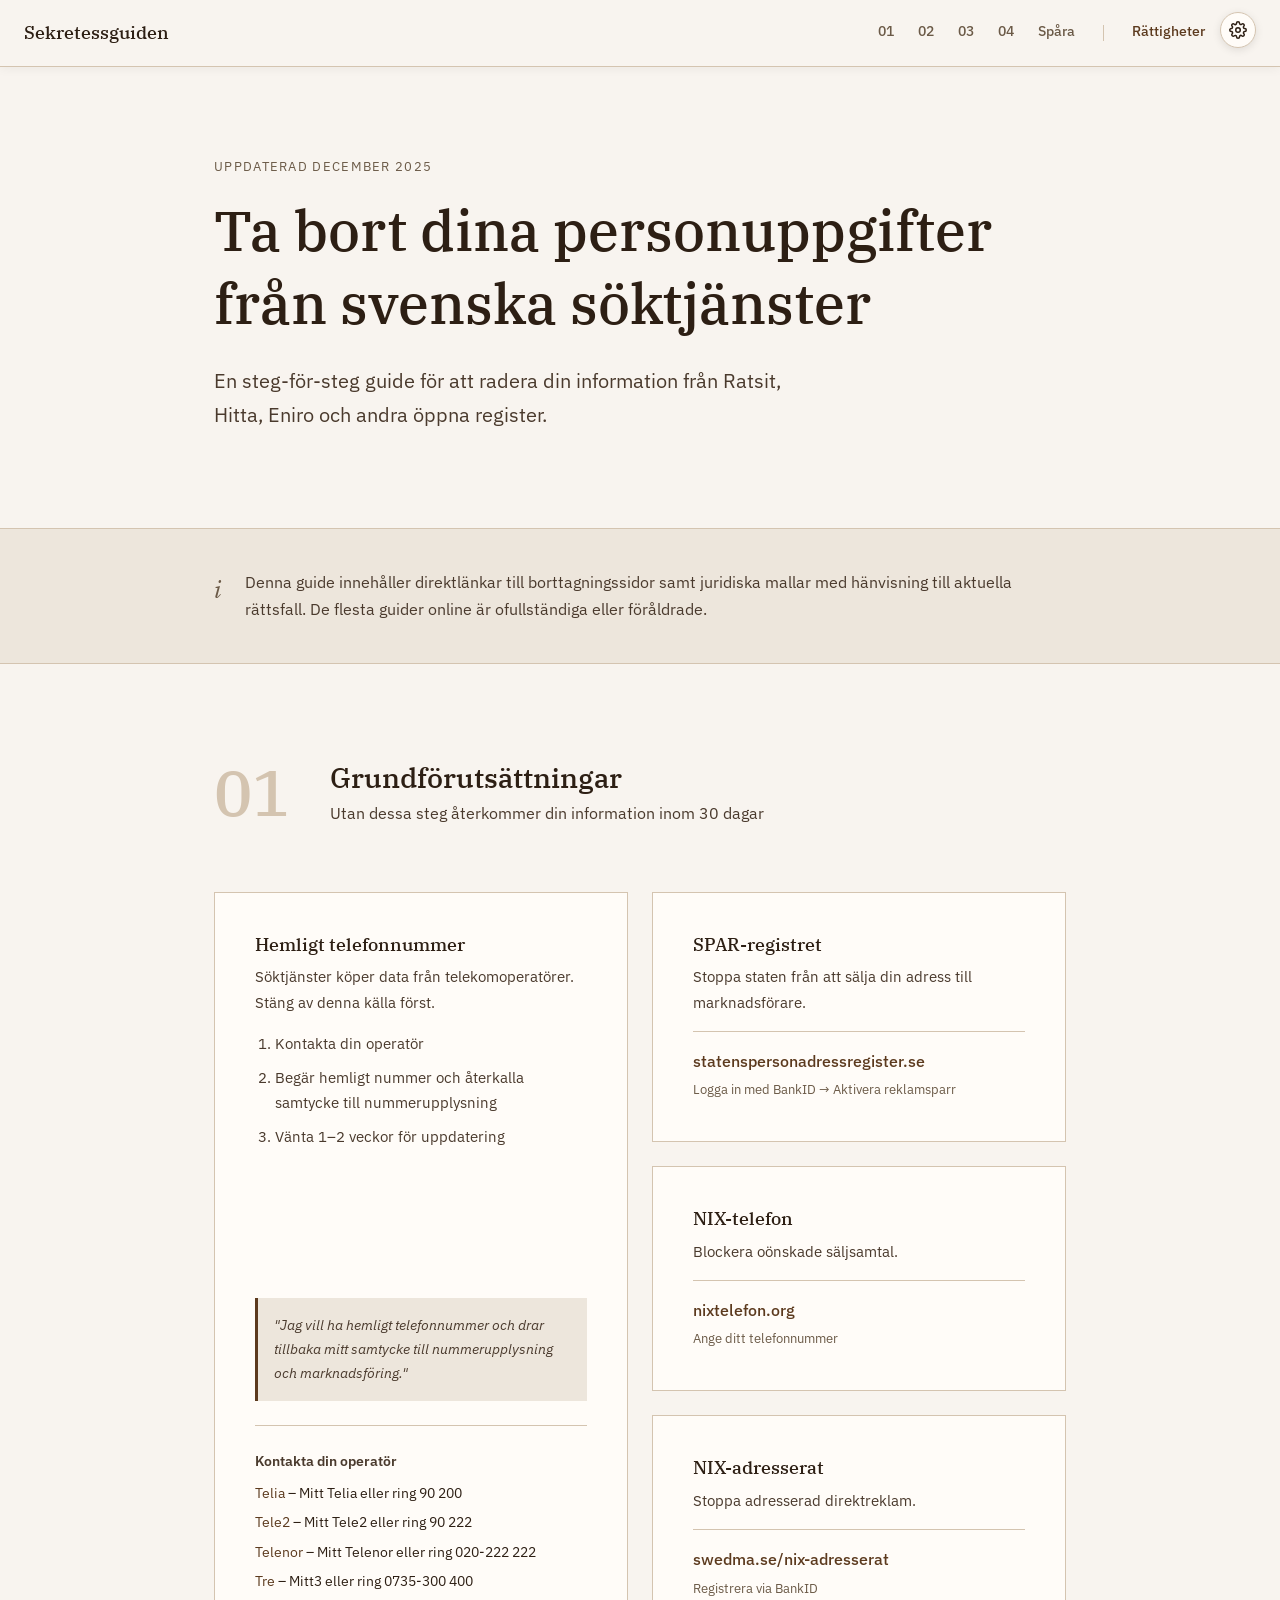
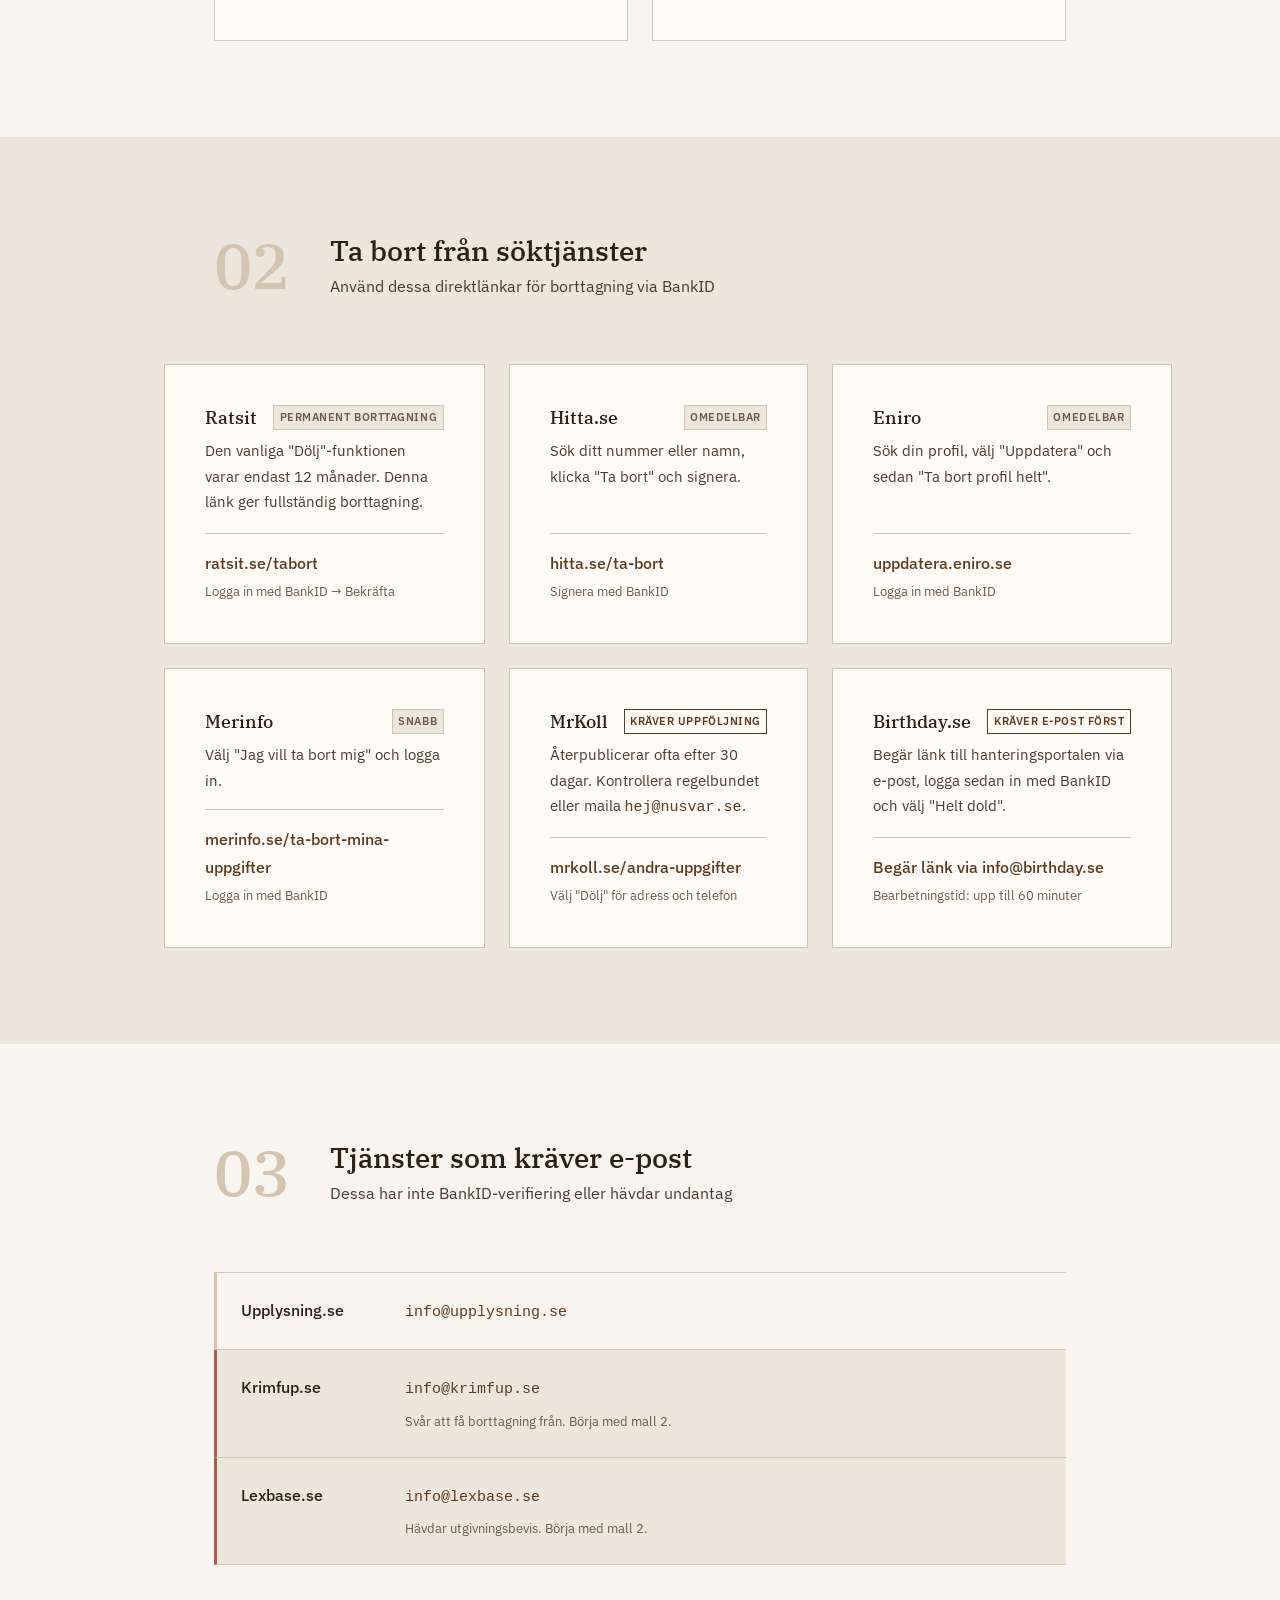
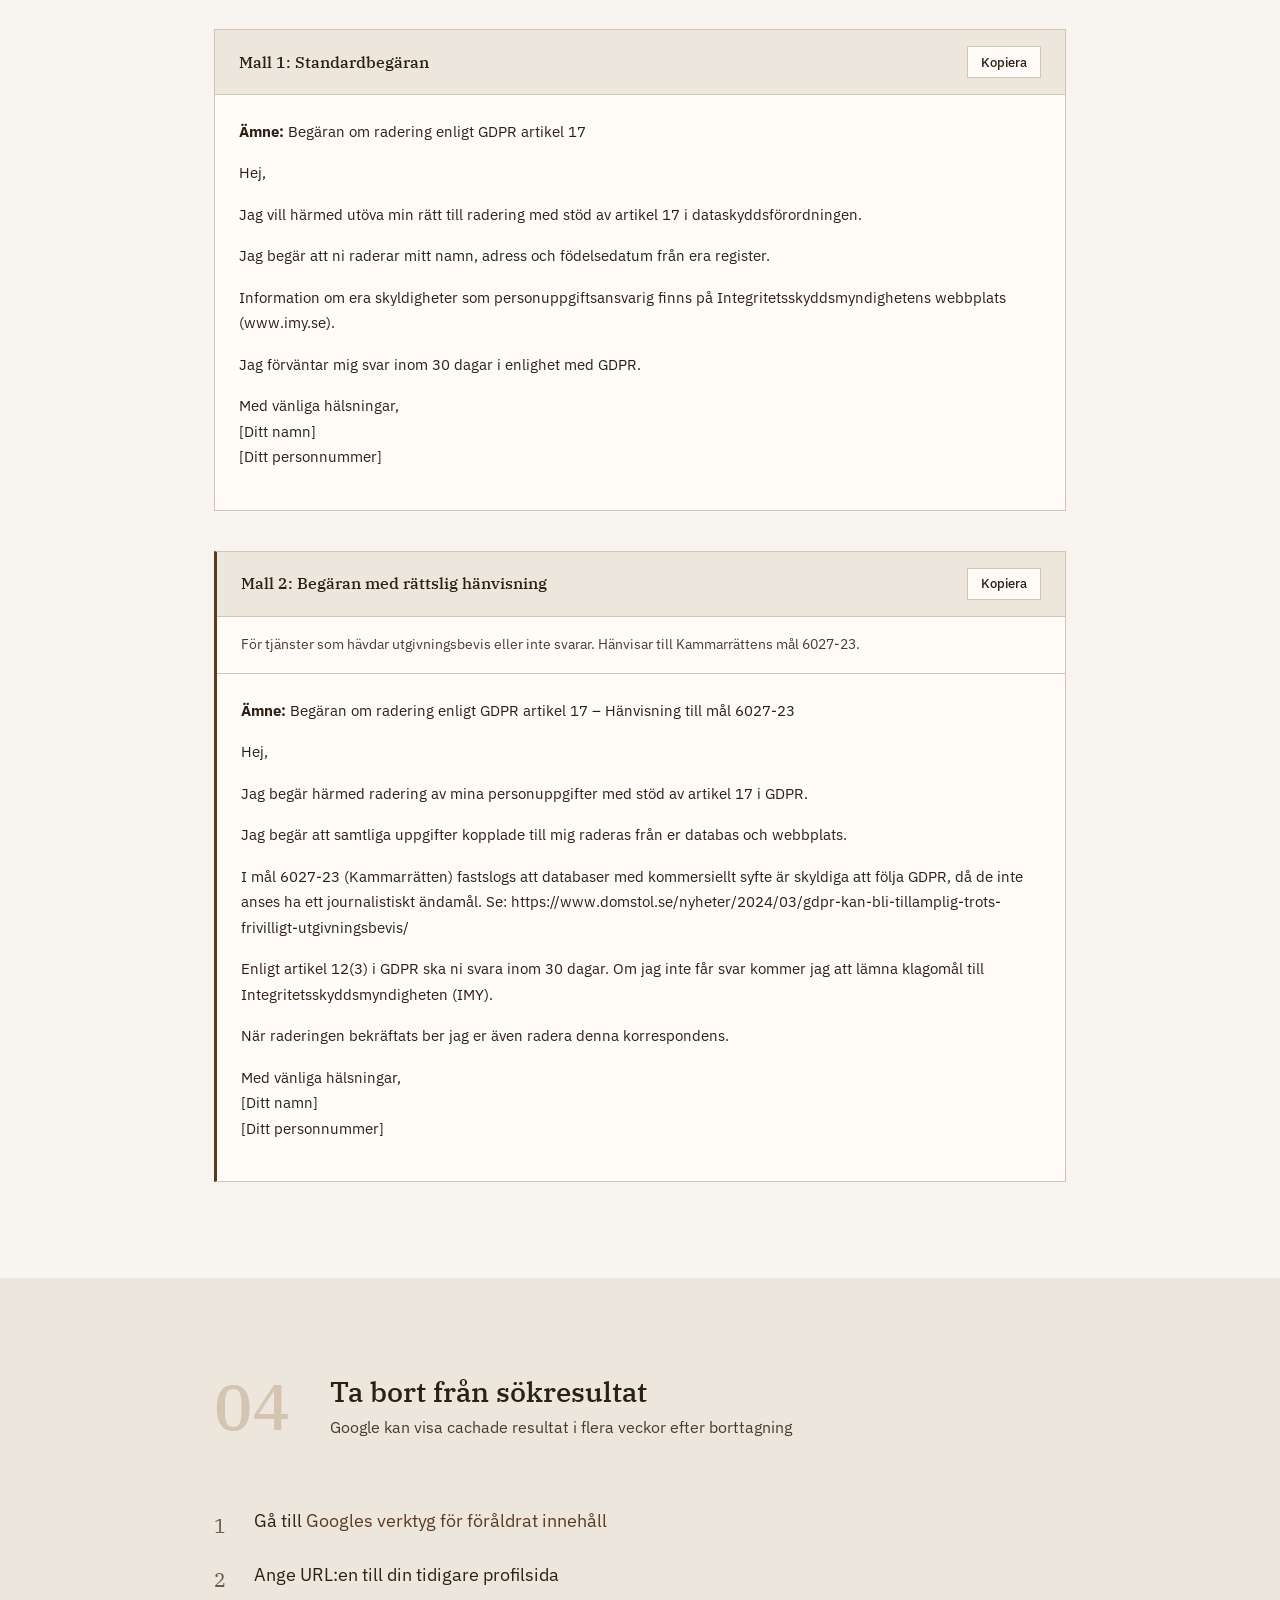
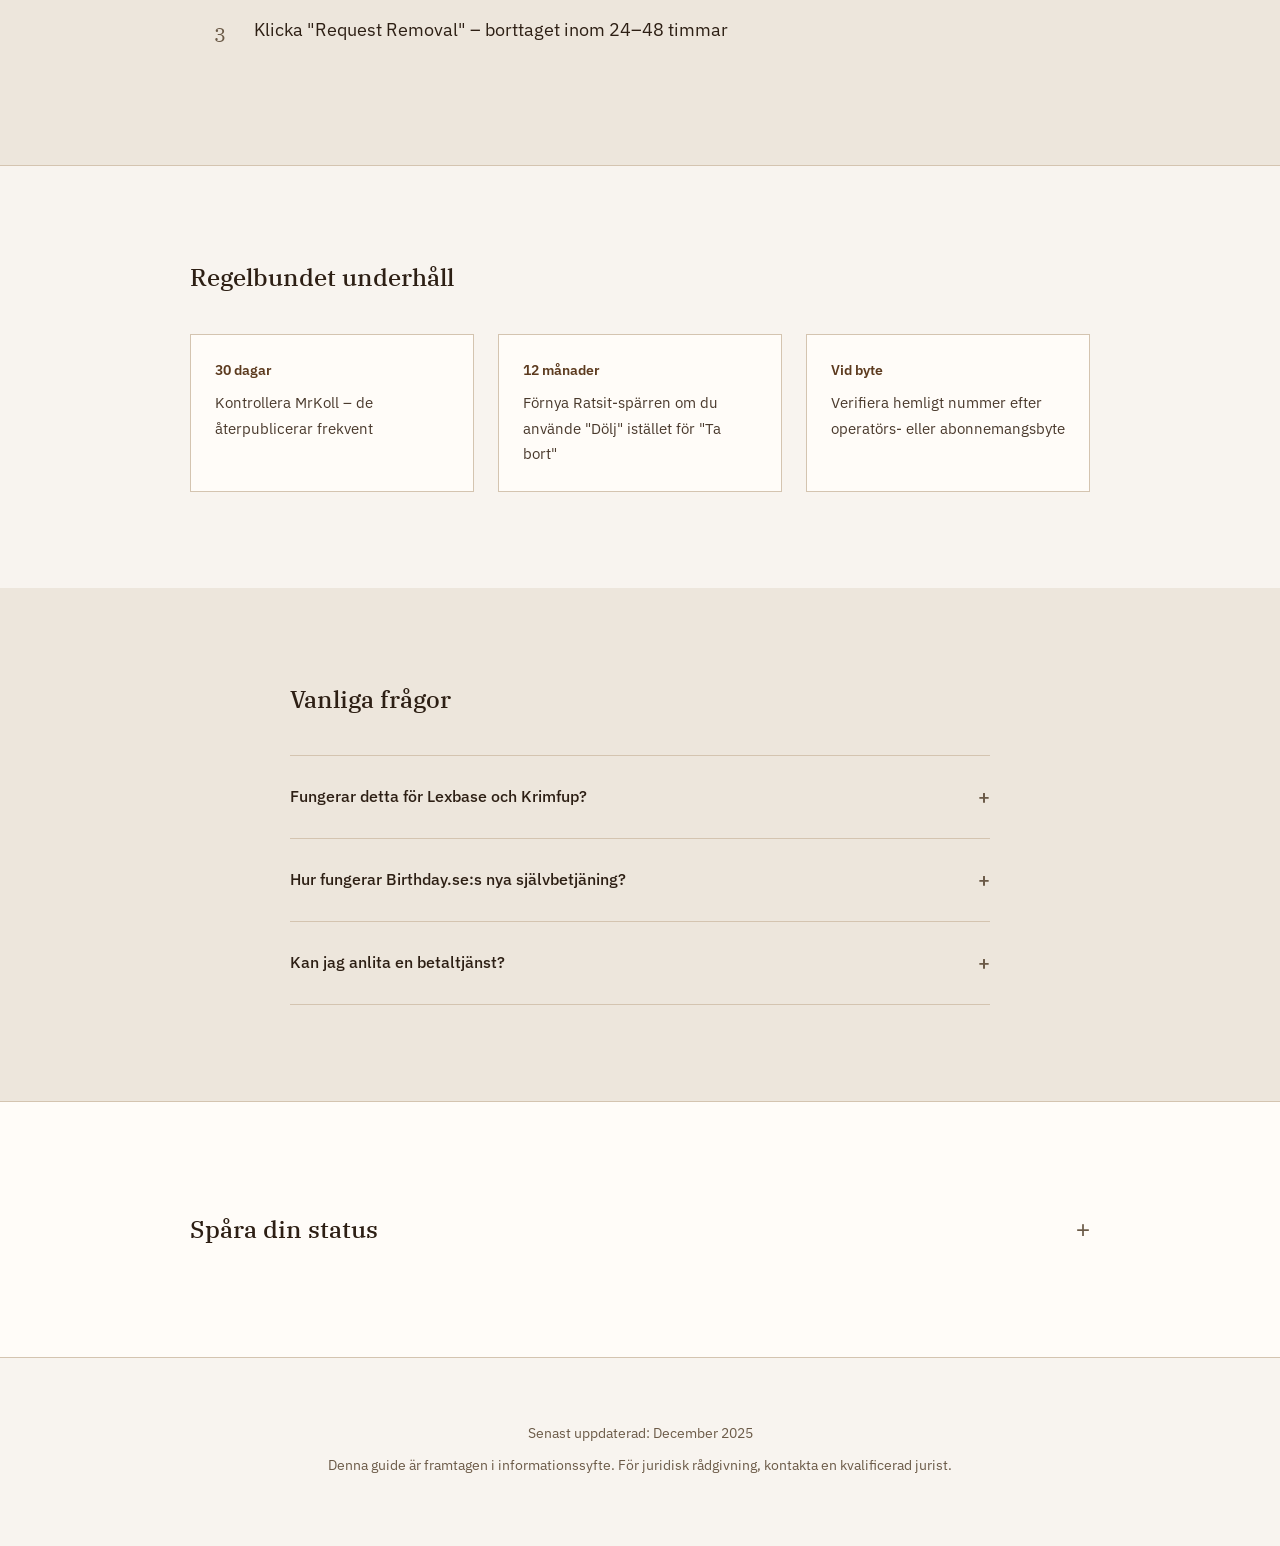
<file: index.html>
<!DOCTYPE html>
<html lang="sv">
  <head>
    <meta charset="UTF-8" />
    <meta name="viewport" content="width=device-width, initial-scale=1.0" />
    <meta
      name="description"
      content="Komplett guide för att ta bort personuppgifter från svenska söktjänster som Ratsit, Hitta, Eniro med flera."
    />
    <title>Svenska Sekretessguiden</title>
    <link rel="icon" href="favicon.svg" type="image/svg+xml" />
    <link rel="preconnect" href="https://fonts.googleapis.com" />
    <link rel="preconnect" href="https://fonts.gstatic.com" crossorigin />
    <link
      href="https://fonts.googleapis.com/css2?family=IBM+Plex+Sans:wght@400;500;600&family=IBM+Plex+Serif:wght@400;500&display=swap"
      rel="stylesheet"
    />
    <link rel="stylesheet" href="style.css" />
  </head>

  <body>
    <a href="#main" class="skip-link" data-i18n="skip"
      >Hoppa till huvudinnehåll</a
    >

    <nav class="nav" aria-label="Huvudnavigering">
      <div class="nav-inner">
        <a href="#" class="nav-brand" data-i18n="nav.brand">Sekretessguiden</a>
        <button class="nav-toggle" aria-label="Meny">
          <span></span><span></span>
        </button>
        <div class="nav-links">
          <a
            href="#steg-1"
            data-tooltip="Förbered"
            data-i18n="nav.step1"
            data-i18n-tooltip="nav.step1_tooltip"
            >01</a
          >
          <a
            href="#steg-2"
            data-tooltip="BankID-tjänster"
            data-i18n="nav.step2"
            data-i18n-tooltip="nav.step2_tooltip"
            >02</a
          >
          <a
            href="#steg-3"
            data-tooltip="E-posttjänster"
            data-i18n="nav.step3"
            data-i18n-tooltip="nav.step3_tooltip"
            >03</a
          >
          <a
            href="#steg-4"
            data-tooltip="Bekräfta"
            data-i18n="nav.step4"
            data-i18n-tooltip="nav.step4_tooltip"
            >04</a
          >
          <a
            href="#tracker"
            data-tooltip="Spårning"
            data-i18n="nav.tracker"
            data-i18n-tooltip="nav.tracker_tooltip"
            >Spåra</a
          >
          <span class="nav-divider"></span>
          <a
            href="rattigheter/"
            class="nav-link-external"
            data-tooltip="Dina rättigheter"
            data-i18n="nav.rights"
            data-i18n-tooltip="nav.rights_tooltip"
            >Rättigheter</a
          >

          <!-- Mobile-only settings section -->
          <div class="nav-settings-mobile">
            <div class="settings-item">
              <span class="settings-item-label">
                <svg
                  width="16"
                  height="16"
                  viewBox="0 0 24 24"
                  fill="none"
                  stroke="currentColor"
                  stroke-width="2"
                >
                  <circle cx="12" cy="12" r="10" />
                  <path
                    d="M2 12h20M12 2a15.3 15.3 0 0 1 4 10 15.3 15.3 0 0 1-4 10 15.3 15.3 0 0 1-4-10 15.3 15.3 0 0 1 4-10z"
                  />
                </svg>
                <span data-i18n="settings.language">Språk</span>
              </span>
              <div class="settings-toggle" id="lang-toggle-mobile">
                <button data-lang="sv" class="active">SV</button>
                <button data-lang="en">EN</button>
              </div>
            </div>
            <div class="settings-item">
              <span class="settings-item-label">
                <svg
                  width="16"
                  height="16"
                  viewBox="0 0 24 24"
                  fill="none"
                  stroke="currentColor"
                  stroke-width="2"
                >
                  <circle cx="12" cy="12" r="5" />
                  <path
                    d="M12 1v2M12 21v2M4.22 4.22l1.42 1.42M18.36 18.36l1.42 1.42M1 12h2M21 12h2M4.22 19.78l1.42-1.42M18.36 5.64l1.42-1.42"
                  />
                </svg>
                <span data-i18n="settings.theme">Tema</span>
              </span>
              <div class="settings-toggle" id="theme-toggle-mobile">
                <button data-theme="light" data-i18n="settings.light">
                  Ljust
                </button>
                <button data-theme="dark" data-i18n="settings.dark">
                  Mörkt
                </button>
              </div>
            </div>
          </div>
        </div>
        <div class="settings-dropdown" id="settings-dropdown">
          <button
            class="settings-btn"
            id="settings-btn"
            aria-label="Inställningar"
            aria-expanded="false"
          >
            <svg
              width="18"
              height="18"
              viewBox="0 0 24 24"
              fill="none"
              stroke="currentColor"
              stroke-width="2"
            >
              <circle cx="12" cy="12" r="3" />
              <path
                d="M19.4 15a1.65 1.65 0 0 0 .33 1.82l.06.06a2 2 0 0 1 0 2.83 2 2 0 0 1-2.83 0l-.06-.06a1.65 1.65 0 0 0-1.82-.33 1.65 1.65 0 0 0-1 1.51V21a2 2 0 0 1-2 2 2 2 0 0 1-2-2v-.09A1.65 1.65 0 0 0 9 19.4a1.65 1.65 0 0 0-1.82.33l-.06.06a2 2 0 0 1-2.83 0 2 2 0 0 1 0-2.83l.06-.06a1.65 1.65 0 0 0 .33-1.82 1.65 1.65 0 0 0-1.51-1H3a2 2 0 0 1-2-2 2 2 0 0 1 2-2h.09A1.65 1.65 0 0 0 4.6 9a1.65 1.65 0 0 0-.33-1.82l-.06-.06a2 2 0 0 1 0-2.83 2 2 0 0 1 2.83 0l.06.06a1.65 1.65 0 0 0 1.82.33H9a1.65 1.65 0 0 0 1-1.51V3a2 2 0 0 1 2-2 2 2 0 0 1 2 2v.09a1.65 1.65 0 0 0 1 1.51 1.65 1.65 0 0 0 1.82-.33l.06-.06a2 2 0 0 1 2.83 0 2 2 0 0 1 0 2.83l-.06.06a1.65 1.65 0 0 0-.33 1.82V9a1.65 1.65 0 0 0 1.51 1H21a2 2 0 0 1 2 2 2 2 0 0 1-2 2h-.09a1.65 1.65 0 0 0-1.51 1z"
              />
            </svg>
          </button>
          <div class="settings-menu" id="settings-menu">
            <div class="settings-item">
              <span class="settings-item-label">
                <svg
                  width="16"
                  height="16"
                  viewBox="0 0 24 24"
                  fill="none"
                  stroke="currentColor"
                  stroke-width="2"
                >
                  <circle cx="12" cy="12" r="10" />
                  <path
                    d="M2 12h20M12 2a15.3 15.3 0 0 1 4 10 15.3 15.3 0 0 1-4 10 15.3 15.3 0 0 1-4-10 15.3 15.3 0 0 1 4-10z"
                  />
                </svg>
                <span data-i18n="settings.language">Språk</span>
              </span>
              <div class="settings-toggle" id="lang-toggle">
                <button data-lang="sv" class="active">SV</button>
                <button data-lang="en">EN</button>
              </div>
            </div>
            <div class="settings-item">
              <span class="settings-item-label">
                <svg
                  width="16"
                  height="16"
                  viewBox="0 0 24 24"
                  fill="none"
                  stroke="currentColor"
                  stroke-width="2"
                >
                  <circle cx="12" cy="12" r="5" />
                  <path
                    d="M12 1v2M12 21v2M4.22 4.22l1.42 1.42M18.36 18.36l1.42 1.42M1 12h2M21 12h2M4.22 19.78l1.42-1.42M18.36 5.64l1.42-1.42"
                  />
                </svg>
                <span data-i18n="settings.theme">Tema</span>
              </span>
              <div class="settings-toggle" id="theme-toggle">
                <button data-theme="light" data-i18n="settings.light">
                  Ljust
                </button>
                <button data-theme="dark" data-i18n="settings.dark">
                  Mörkt
                </button>
              </div>
            </div>
          </div>
        </div>
      </div>
    </nav>

    <header class="hero">
      <div class="hero-inner">
        <p class="hero-meta" data-i18n="hero.meta">Uppdaterad december 2025</p>
        <h1 data-i18n="hero.title">
          Ta bort dina personuppgifter från svenska söktjänster
        </h1>
        <p class="hero-lead" data-i18n="hero.lead">
          En steg-för-steg guide för att radera din information från Ratsit,
          Hitta, Eniro och andra öppna register.
        </p>
      </div>
    </header>

    <main id="main">
      <section class="intro">
        <div class="intro-inner">
          <div class="intro-number">i</div>
          <div class="intro-text">
            <p data-i18n="intro.text">
              Denna guide innehåller direktlänkar till borttagningssidor samt
              juridiska mallar med hänvisning till aktuella rättsfall. De flesta
              guider online är ofullständiga eller föråldrade.
            </p>
          </div>
        </div>
      </section>

      <!-- STEG 1 -->
      <section id="steg-1" class="step">
        <div class="step-header">
          <div class="step-number">01</div>
          <div class="step-title">
            <h2 data-i18n="step1.title">Grundförutsättningar</h2>
            <p data-i18n="step1.subtitle">
              Utan dessa steg återkommer din information inom 30 dagar
            </p>
          </div>
        </div>

        <div class="step-content">
          <div class="split-layout">
            <article class="card card-featured">
              <h3 data-i18n="step1.phone.title">Hemligt telefonnummer</h3>
              <p data-i18n="step1.phone.desc">
                Söktjänster köper data från telekomoperatörer. Stäng av denna
                källa först.
              </p>
              <ol>
                <li data-i18n="step1.phone.step1">Kontakta din operatör</li>
                <li data-i18n="step1.phone.step2">
                  Begär hemligt nummer och återkalla samtycke till
                  nummerupplysning
                </li>
                <li data-i18n="step1.phone.step3">
                  Vänta 1–2 veckor för uppdatering
                </li>
              </ol>
              <div class="card-quote" data-i18n="step1.phone.quote">
                "Jag vill ha hemligt telefonnummer och drar tillbaka mitt
                samtycke till nummerupplysning och marknadsföring."
              </div>
              <div class="operator-links">
                <h4 data-i18n="step1.phone.operators">Kontakta din operatör</h4>
                <ul>
                  <li>
                    <a
                      href="https://www.telia.se/privat/mitt-telia"
                      target="_blank"
                      rel="noopener"
                      >Telia</a
                    >
                    – Mitt Telia
                    <span data-i18n="step1.phone.orcall">eller ring</span> 90
                    200
                  </li>
                  <li>
                    <a
                      href="https://www.tele2.se/mitt-tele2"
                      target="_blank"
                      rel="noopener"
                      >Tele2</a
                    >
                    – Mitt Tele2
                    <span data-i18n="step1.phone.orcall">eller ring</span> 90
                    222
                  </li>
                  <li>
                    <a
                      href="https://www.telenor.se/mitt-telenor"
                      target="_blank"
                      rel="noopener"
                      >Telenor</a
                    >
                    – Mitt Telenor
                    <span data-i18n="step1.phone.orcall">eller ring</span>
                    020-222 222
                  </li>
                  <li>
                    <a
                      href="https://www.tre.se/mitt3"
                      target="_blank"
                      rel="noopener"
                      >Tre</a
                    >
                    – Mitt3
                    <span data-i18n="step1.phone.orcall">eller ring</span>
                    0735-300 400
                  </li>
                </ul>
              </div>
            </article>

            <div class="stacked-cards">
              <article class="card">
                <h3 data-i18n="step1.spar.title">SPAR-registret</h3>
                <p data-i18n="step1.spar.desc">
                  Stoppa staten från att sälja din adress till marknadsförare.
                </p>
                <div class="card-action">
                  <a
                    href="https://www.statenspersonadressregister.se/"
                    target="_blank"
                    rel="noopener"
                    >statenspersonadressregister.se</a
                  >
                  <span data-i18n="step1.spar.action"
                    >Logga in med BankID → Aktivera reklamsparr</span
                  >
                </div>
              </article>

              <article class="card">
                <h3 data-i18n="step1.nix.title">NIX-telefon</h3>
                <p data-i18n="step1.nix.desc">Blockera oönskade säljsamtal.</p>
                <div class="card-action">
                  <a
                    href="https://nixtelefon.org/"
                    target="_blank"
                    rel="noopener"
                    >nixtelefon.org</a
                  >
                  <span data-i18n="step1.nix.action"
                    >Ange ditt telefonnummer</span
                  >
                </div>
              </article>

              <article class="card">
                <h3 data-i18n="step1.nixaddr.title">NIX-adresserat</h3>
                <p data-i18n="step1.nixaddr.desc">
                  Stoppa adresserad direktreklam.
                </p>
                <div class="card-action">
                  <a
                    href="https://www.swedma.se/nix-adresserat/"
                    target="_blank"
                    rel="noopener"
                    >swedma.se/nix-adresserat</a
                  >
                  <span data-i18n="step1.nixaddr.action"
                    >Registrera via BankID</span
                  >
                </div>
              </article>
            </div>
          </div>
        </div>
      </section>

      <!-- STEG 2 -->
      <section id="steg-2" class="step step-alt" aria-labelledby="steg-2-title">
        <div class="step-header">
          <div class="step-number">02</div>
          <div class="step-title">
            <h2 id="steg-2-title" data-i18n="step2.title">
              Ta bort från söktjänster
            </h2>
            <p data-i18n="step2.subtitle">
              Använd dessa direktlänkar för borttagning via BankID
            </p>
          </div>
        </div>

        <div class="step-content">
          <div class="card-grid-5">
            <article class="card card-service">
              <div class="card-service-header">
                <h3>Ratsit</h3>
                <span class="tag" data-i18n="tag.permanent"
                  >Permanent borttagning</span
                >
              </div>
              <p data-i18n="service.ratsit.desc">
                Den vanliga "Dölj"-funktionen varar endast 12 månader. Denna
                länk ger fullständig borttagning.
              </p>
              <div class="card-action">
                <a
                  href="https://www.ratsit.se/tabort"
                  target="_blank"
                  rel="noopener"
                  >ratsit.se/tabort</a
                >
                <span data-i18n="service.ratsit.action"
                  >Logga in med BankID → Bekräfta</span
                >
              </div>
            </article>

            <article class="card card-service">
              <div class="card-service-header">
                <h3>Hitta.se</h3>
                <span class="tag" data-i18n="tag.immediate">Omedelbar</span>
              </div>
              <p data-i18n="service.hitta.desc">
                Sök ditt nummer eller namn, klicka "Ta bort" och signera.
              </p>
              <div class="card-action">
                <a
                  href="https://www.hitta.se/kontakta-oss/ta-bort-kontaktsida"
                  target="_blank"
                  rel="noopener"
                  >hitta.se/ta-bort</a
                >
                <span data-i18n="service.hitta.action">Signera med BankID</span>
              </div>
            </article>

            <article class="card card-service">
              <div class="card-service-header">
                <h3>Eniro</h3>
                <span class="tag" data-i18n="tag.immediate">Omedelbar</span>
              </div>
              <p data-i18n="service.eniro.desc">
                Sök din profil, välj "Uppdatera" och sedan "Ta bort profil
                helt".
              </p>
              <div class="card-action">
                <a
                  href="https://uppdatera.eniro.se/person"
                  target="_blank"
                  rel="noopener"
                  >uppdatera.eniro.se</a
                >
                <span data-i18n="service.eniro.action"
                  >Logga in med BankID</span
                >
              </div>
            </article>

            <article class="card card-service">
              <div class="card-service-header">
                <h3>Merinfo</h3>
                <span class="tag" data-i18n="tag.fast">Snabb</span>
              </div>
              <p data-i18n="service.merinfo.desc">
                Välj "Jag vill ta bort mig" och logga in.
              </p>
              <div class="card-action">
                <a
                  href="https://www.merinfo.se/ta-bort-mina-uppgifter"
                  target="_blank"
                  rel="noopener"
                  >merinfo.se/ta-bort-mina-uppgifter</a
                >
                <span data-i18n="service.merinfo.action"
                  >Logga in med BankID</span
                >
              </div>
            </article>

            <article class="card card-service">
              <div class="card-service-header">
                <h3>MrKoll</h3>
                <span class="tag tag-note" data-i18n="tag.followup"
                  >Kräver uppföljning</span
                >
              </div>
              <p>
                <span data-i18n="service.mrkoll.desc"
                  >Återpublicerar ofta efter 30 dagar. Kontrollera regelbundet
                  eller maila</span
                >
                <a
                  href="mailto:hej@nusvar.se"
                  class="email-link"
                  data-template="1"
                  >hej@nusvar.se</a
                >.
              </p>
              <div class="card-action">
                <a
                  href="https://mrkoll.se/om/andra-uppgifter"
                  target="_blank"
                  rel="noopener"
                  >mrkoll.se/andra-uppgifter</a
                >
                <span data-i18n="service.mrkoll.action"
                  >Välj "Dölj" för adress och telefon</span
                >
              </div>
            </article>

            <article class="card card-service">
              <div class="card-service-header">
                <h3>Birthday.se</h3>
                <span class="tag tag-note" data-i18n="tag.emailfirst"
                  >Kräver e-post först</span
                >
              </div>
              <p data-i18n="service.birthday.desc">
                Begär länk till hanteringsportalen via e-post, logga sedan in
                med BankID och välj "Helt dold".
              </p>
              <div class="card-action">
                <a
                  href="mailto:info@birthday.se"
                  class="email-link"
                  data-template="4"
                  data-i18n="service.birthday.link"
                  >Begär länk via info@birthday.se</a
                >
                <span data-i18n="service.birthday.action"
                  >Bearbetningstid: upp till 60 minuter</span
                >
              </div>
            </article>
          </div>
        </div>
      </section>

      <!-- STEG 3 -->
      <section id="steg-3" class="step">
        <div class="step-header">
          <div class="step-number">03</div>
          <div class="step-title">
            <h2 data-i18n="step3.title">Tjänster som kräver e-post</h2>
            <p data-i18n="step3.subtitle">
              Dessa har inte BankID-verifiering eller hävdar undantag
            </p>
          </div>
        </div>

        <div class="step-content step-content-narrow">
          <div class="email-list">
            <div class="email-item">
              <div class="email-name">Upplysning.se</div>
              <a
                href="mailto:info@upplysning.se"
                class="email-link"
                data-template="1"
                >info@upplysning.se</a
              >
            </div>
            <div class="email-item email-item-difficult">
              <div class="email-name">Krimfup.se</div>
              <a
                href="mailto:info@krimfup.se"
                class="email-link"
                data-template="2"
                >info@krimfup.se</a
              >
              <div class="email-note" data-i18n="email.krimfup.note">
                Svår att få borttagning från. Börja med mall 2.
              </div>
            </div>
            <div class="email-item email-item-difficult">
              <div class="email-name">Lexbase.se</div>
              <a
                href="mailto:info@lexbase.se"
                class="email-link"
                data-template="2"
                >info@lexbase.se</a
              >
              <div class="email-note" data-i18n="email.lexbase.note">
                Hävdar utgivningsbevis. Börja med mall 2.
              </div>
            </div>
          </div>

          <div class="templates">
            <div class="template">
              <div class="template-header">
                <h3 data-i18n="template1.title">Mall 1: Standardbegäran</h3>
                <button class="copy-btn" data-template="1" data-i18n="copy">
                  Kopiera
                </button>
              </div>
              <div class="template-body" id="template-1">
                <p>
                  <strong>Ämne:</strong> Begäran om radering enligt GDPR artikel
                  17
                </p>
                <p>Hej,</p>
                <p>
                  Jag vill härmed utöva min rätt till radering med stöd av
                  artikel 17 i dataskyddsförordningen.
                </p>
                <p>
                  Jag begär att ni raderar mitt namn, adress och födelsedatum
                  från era register.
                </p>
                <p>
                  Information om era skyldigheter som personuppgiftsansvarig
                  finns på Integritetsskyddsmyndighetens webbplats (www.imy.se).
                </p>
                <p>Jag förväntar mig svar inom 30 dagar i enlighet med GDPR.</p>
                <p>
                  Med vänliga hälsningar,<br />[Ditt namn]<br />[Ditt
                  personnummer]
                </p>
              </div>
            </div>

            <div class="template template-strong">
              <div class="template-header">
                <h3 data-i18n="template2.title">
                  Mall 2: Begäran med rättslig hänvisning
                </h3>
                <button class="copy-btn" data-template="2" data-i18n="copy">
                  Kopiera
                </button>
              </div>
              <p class="template-note" data-i18n="template2.note">
                För tjänster som hävdar utgivningsbevis eller inte svarar.
                Hänvisar till Kammarrättens mål 6027-23.
              </p>
              <div class="template-body" id="template-2">
                <p>
                  <strong>Ämne:</strong> Begäran om radering enligt GDPR artikel
                  17 – Hänvisning till mål 6027-23
                </p>
                <p>Hej,</p>
                <p>
                  Jag begär härmed radering av mina personuppgifter med stöd av
                  artikel 17 i GDPR.
                </p>
                <p>
                  Jag begär att samtliga uppgifter kopplade till mig raderas
                  från er databas och webbplats.
                </p>
                <p>
                  I mål 6027-23 (Kammarrätten) fastslogs att databaser med
                  kommersiellt syfte är skyldiga att följa GDPR, då de inte
                  anses ha ett journalistiskt ändamål. Se: https://www.domstol.se/nyheter/2024/03/gdpr-kan-bli-tillamplig-trots-frivilligt-utgivningsbevis/
                </p>
                <p>
                  Enligt artikel 12(3) i GDPR ska ni svara inom 30 dagar. Om jag
                  inte får svar kommer jag att lämna klagomål till
                  Integritetsskyddsmyndigheten (IMY).
                </p>
                <p>
                  När raderingen bekräftats ber jag er även radera denna
                  korrespondens.
                </p>
                <p>
                  Med vänliga hälsningar,<br />[Ditt namn]<br />[Ditt
                  personnummer]
                </p>
              </div>
            </div>
          </div>
        </div>
      </section>

      <!-- STEG 4 -->
      <section id="steg-4" class="step step-alt">
        <div class="step-header">
          <div class="step-number">04</div>
          <div class="step-title">
            <h2 data-i18n="step4.title">Ta bort från sökresultat</h2>
            <p data-i18n="step4.subtitle">
              Google kan visa cachade resultat i flera veckor efter borttagning
            </p>
          </div>
        </div>

        <div class="step-content step-content-narrow">
          <ol class="action-list">
            <li>
              <span data-i18n="step4.action1">Gå till</span>
              <a
                href="https://search.google.com/search-console/remove-outdated-content"
                target="_blank"
                rel="noopener"
                data-i18n="step4.action1.link"
                >Googles verktyg för föråldrat innehåll</a
              >
            </li>
            <li data-i18n="step4.action2">
              Ange URL:en till din tidigare profilsida
            </li>
            <li data-i18n="step4.action3">
              Klicka "Request Removal" – borttaget inom 24–48 timmar
            </li>
          </ol>
        </div>
      </section>

      <!-- Underhåll -->
      <section class="maintenance">
        <div class="maintenance-inner">
          <h2 data-i18n="maintenance.title">Regelbundet underhåll</h2>
          <div class="maintenance-grid">
            <div class="maintenance-item">
              <div class="maintenance-interval" data-i18n="maintenance.30days">
                30 dagar
              </div>
              <p data-i18n="maintenance.30days.text">
                Kontrollera MrKoll – de återpublicerar frekvent
              </p>
            </div>
            <div class="maintenance-item">
              <div
                class="maintenance-interval"
                data-i18n="maintenance.12months"
              >
                12 månader
              </div>
              <p data-i18n="maintenance.12months.text">
                Förnya Ratsit-spärren om du använde "Dölj" istället för "Ta
                bort"
              </p>
            </div>
            <div class="maintenance-item">
              <div class="maintenance-interval" data-i18n="maintenance.change">
                Vid byte
              </div>
              <p data-i18n="maintenance.change.text">
                Verifiera hemligt nummer efter operatörs- eller abonnemangsbyte
              </p>
            </div>
          </div>
        </div>
      </section>

      <!-- FAQ -->
      <section class="faq">
        <div class="faq-inner">
          <h2 data-i18n="faq.title">Vanliga frågor</h2>
          <details class="faq-item">
            <summary data-i18n="faq.lexbase.q">
              Fungerar detta för Lexbase och Krimfup?
            </summary>
            <p data-i18n="faq.lexbase.a">
              Det är svårt. Använd mall 2 och hänvisa till Kammarrättens dom.
              Som alternativ, fokusera på att ta bort Google-sökresultaten så
              informationen blir svårare att hitta.
            </p>
          </details>
          <details class="faq-item">
            <summary data-i18n="faq.birthday.q">
              Hur fungerar Birthday.se:s nya självbetjäning?
            </summary>
            <p data-i18n="faq.birthday.a">
              Birthday.se har infört en BankID-portal för synlighetshantering.
              Maila info@birthday.se för att få en personlig länk till
              appen.minauppgifter.se. Där kan du välja mellan "Helt synlig",
              "Delvis synlig" (endast namn) eller "Helt dold" (rekommenderas).
              Ändringen träder i kraft inom 60 minuter.
            </p>
          </details>
          <details class="faq-item">
            <summary data-i18n="faq.service.q">
              Kan jag anlita en betaltjänst?
            </summary>
            <p data-i18n="faq.service.a">
              Tjänster som DoldAdress finns, men de utför samma steg som
              beskrivs här. Processen tar cirka 20 minuter.
            </p>
          </details>
        </div>
      </section>

      <!-- TRACKER -->
      <section id="tracker" class="tracker">
        <div class="tracker-inner">
          <button
            class="tracker-toggle"
            aria-expanded="false"
            aria-controls="tracker-content"
          >
            <h2 data-i18n="tracker.title">Spåra din status</h2>
            <span class="tracker-toggle-icon">+</span>
          </button>

          <div id="tracker-content" class="tracker-content" hidden>
            <div class="tracker-intro">
              <p data-i18n="tracker.intro">
                Håll koll på vilka tjänster som fortfarande visar dina
                uppgifter. All data sparas endast lokalt i din webbläsare.
              </p>
            </div>

            <div class="tracker-name-section">
              <label for="tracker-name" data-i18n="tracker.name.label"
                >Ditt namn (för söklänkar)</label
              >
              <input
                type="text"
                id="tracker-name"
                class="tracker-input"
                placeholder="Förnamn Efternamn"
                data-i18n-placeholder="tracker.name.placeholder"
              />
            </div>

            <div class="tracker-grid" id="tracker-grid">
              <!-- Services will be populated by JavaScript -->
            </div>

            <div class="tracker-actions">
              <button
                class="tracker-btn"
                id="tracker-export"
                data-i18n="tracker.export"
              >
                Exportera data
              </button>
              <button
                class="tracker-btn tracker-btn-secondary"
                id="tracker-import-btn"
                data-i18n="tracker.import"
              >
                Importera data
              </button>
              <input type="file" id="tracker-import" accept=".json" hidden />
              <button
                class="tracker-btn tracker-btn-danger"
                id="tracker-clear"
                data-i18n="tracker.clear"
              >
                Rensa all data
              </button>
            </div>

            <div class="tracker-privacy-notice">
              <strong data-i18n="tracker.privacy">Sekretess:</strong>
              <span data-i18n="tracker.privacy.text"
                >Ingen data skickas till någon server. Allt sparas endast i din
                webbläsare (localStorage). Om du byter webbläsare eller rensar
                webbläsardata försvinner informationen — använd "Exportera" för
                säkerhetskopiering.</span
              >
            </div>

            <div class="tracker-reminder" id="tracker-reminder">
              <label class="reminder-toggle">
                <input type="checkbox" id="reminder-enabled" />
                <span data-i18n="tracker.reminder"
                  >Påminn mig att kontrollera igen om</span
                >
                <input
                  type="number"
                  id="reminder-days"
                  value="30"
                  min="1"
                  max="365"
                  class="reminder-days-input"
                />
                <span data-i18n="tracker.reminder.days">dagar</span>
              </label>
              <p class="reminder-note" id="reminder-note"></p>
            </div>
          </div>
        </div>
      </section>
    </main>

    <footer class="footer">
      <p data-i18n="footer.updated">Senast uppdaterad: December 2025</p>
      <p data-i18n="footer.disclaimer">
        Denna guide är framtagen i informationssyfte. För juridisk rådgivning,
        kontakta en kvalificerad jurist.
      </p>
    </footer>

    <div class="toast" id="toast" role="status" aria-live="polite">
      Mall kopierad till urklipp
    </div>

    <!-- Confirm Dialog -->
    <div class="confirm-overlay" id="confirm-overlay" hidden>
      <div
        class="confirm-dialog"
        role="alertdialog"
        aria-modal="true"
        aria-labelledby="confirm-title"
      >
        <h3 id="confirm-title" data-i18n="confirm.title">Rensa all data?</h3>
        <p data-i18n="confirm.text">
          All spårningsdata kommer att raderas. Detta kan inte ångras.
        </p>
        <div class="confirm-actions">
          <button
            class="confirm-btn confirm-btn-cancel"
            id="confirm-cancel"
            data-i18n="confirm.cancel"
          >
            Avbryt
          </button>
          <button
            class="confirm-btn confirm-btn-danger"
            id="confirm-delete"
            data-i18n="confirm.delete"
          >
            Rensa
          </button>
        </div>
      </div>
    </div>

    <!-- Back to top button -->
    <button
      class="back-to-top"
      id="back-to-top"
      aria-label="Tillbaka till toppen"
      data-i18n-aria="backtotop"
      hidden
    >
      <svg
        width="20"
        height="20"
        viewBox="0 0 20 20"
        fill="none"
        stroke="currentColor"
        stroke-width="2"
      >
        <path d="M10 16V4M4 10l6-6 6 6" />
      </svg>
    </button>

    <script src="script.js"></script>
  </body>
</html>
</file>
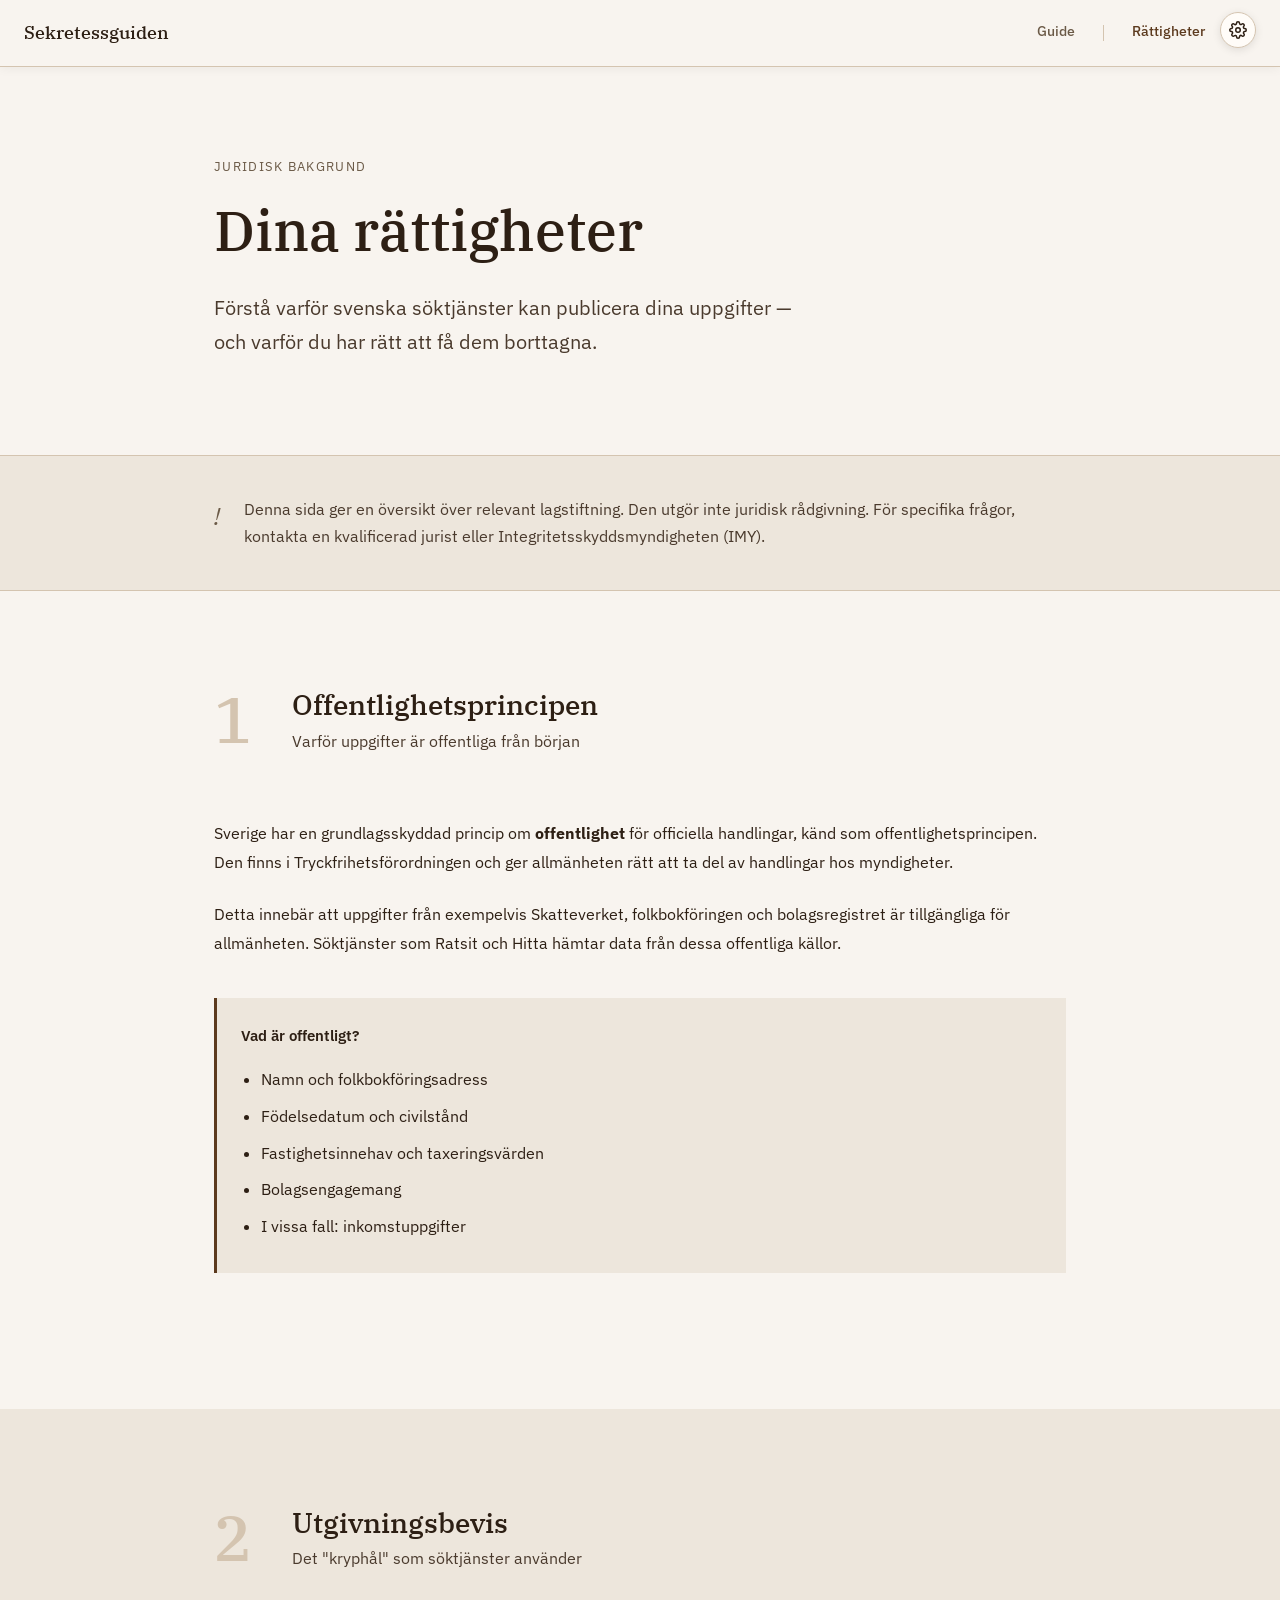
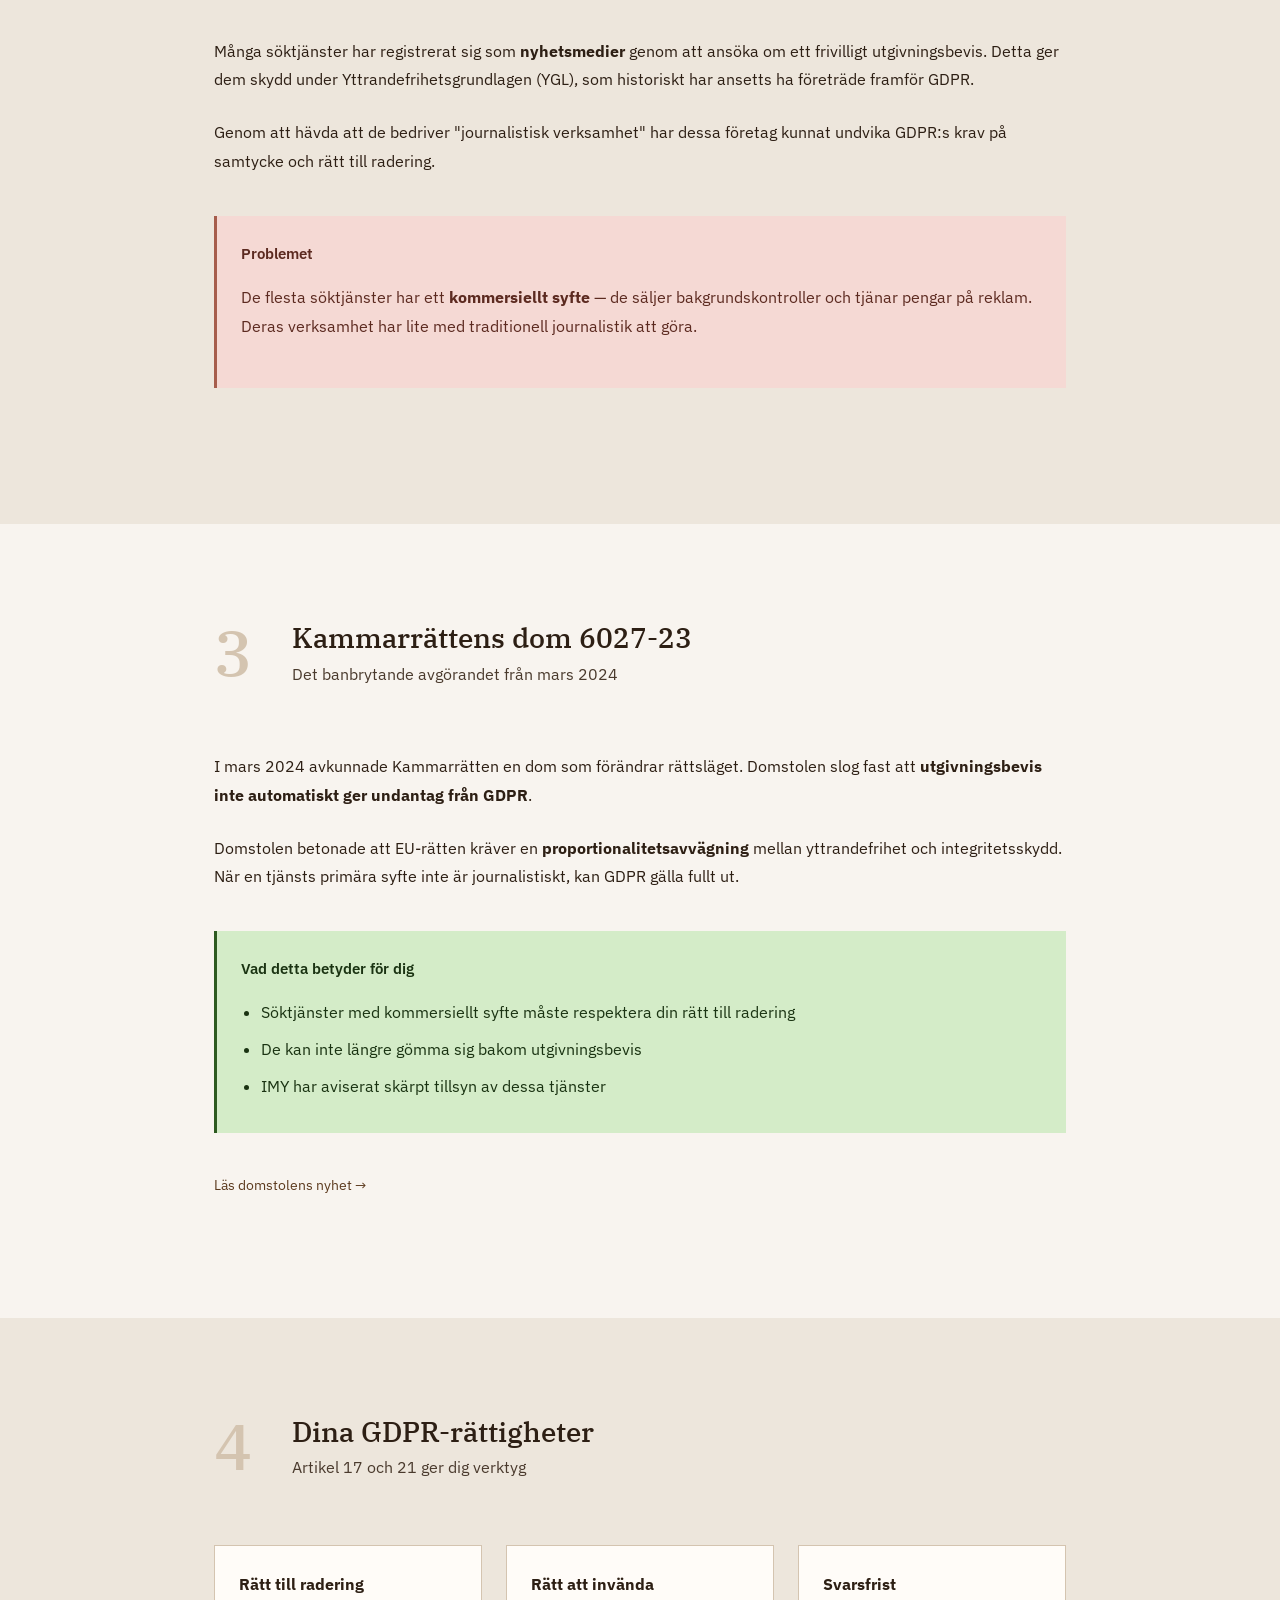
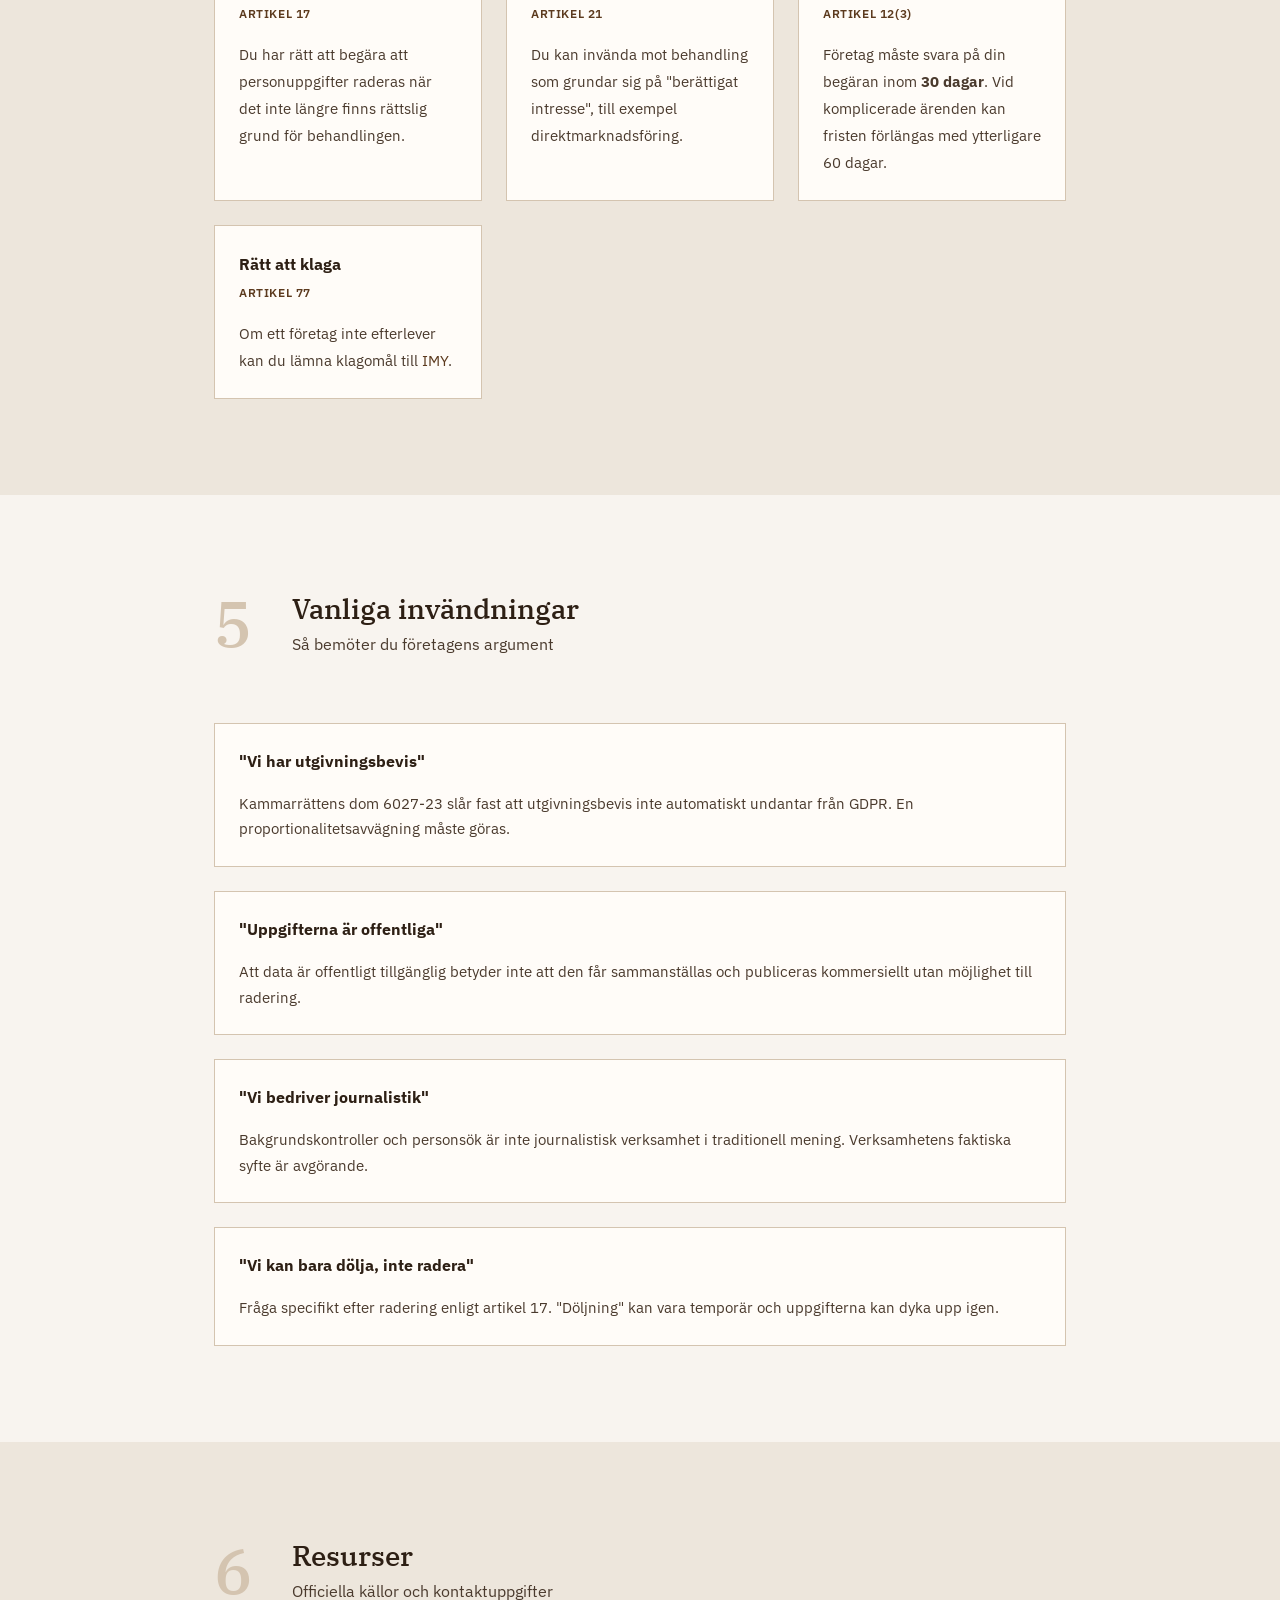
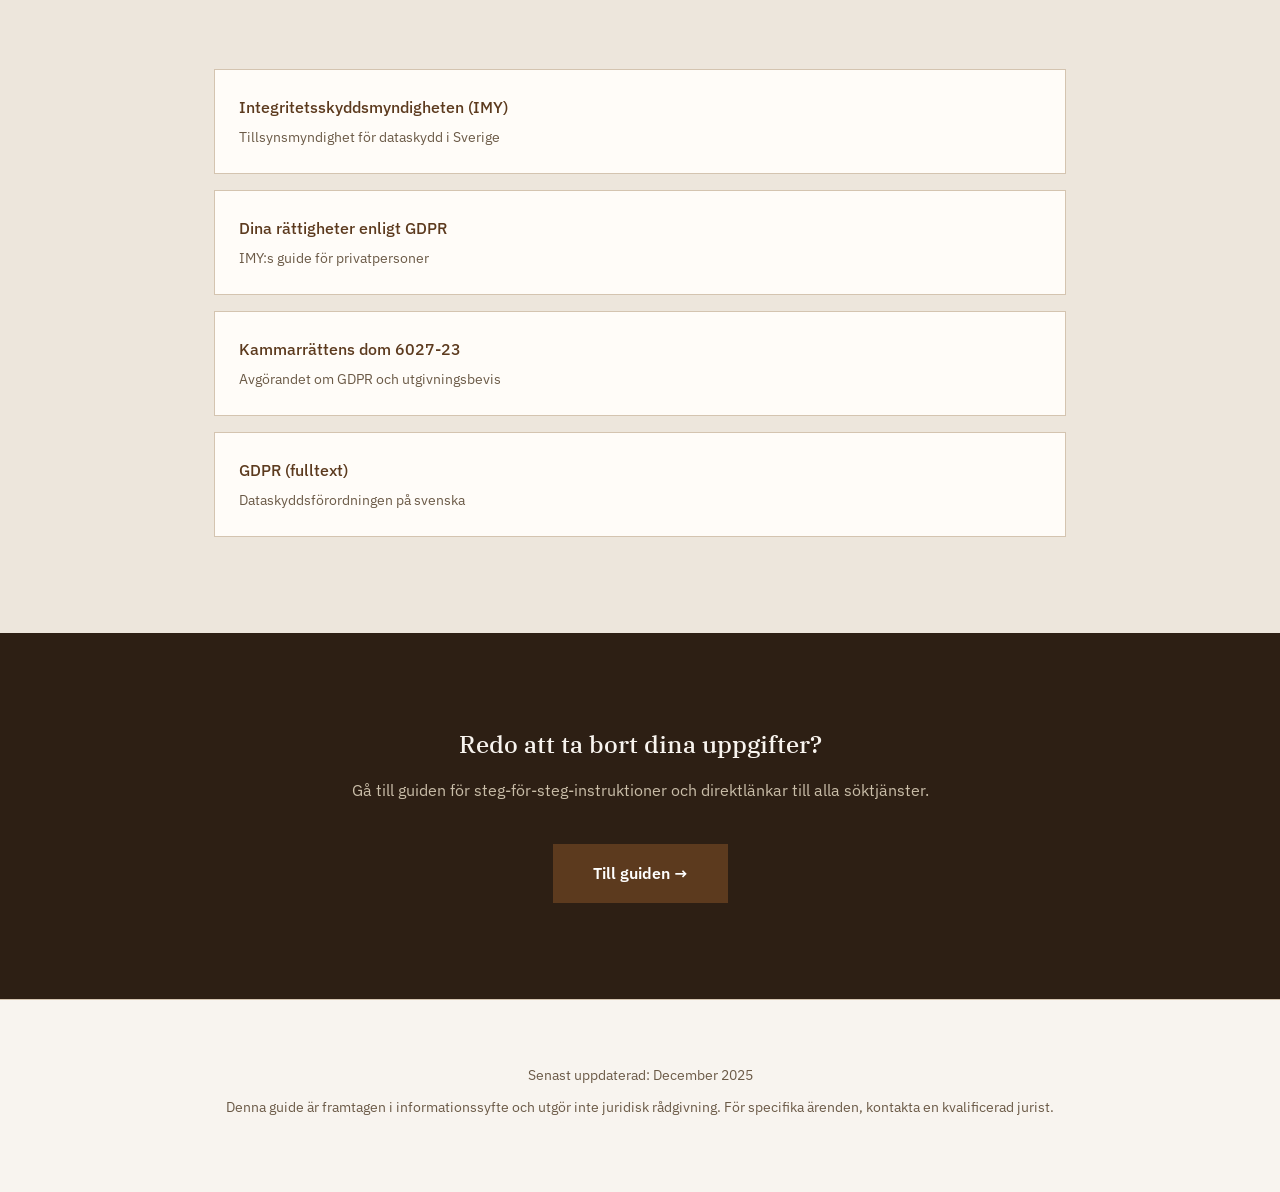
<file: rattigheter/index.html>
<!DOCTYPE html>
<html lang="sv">

<head>
    <meta charset="UTF-8">
    <meta name="viewport" content="width=device-width, initial-scale=1.0">
    <meta name="description"
        content="Dina rättigheter enligt GDPR och svensk lag. Förstå varför söktjänster kan publicera dina uppgifter och hur du kan få dem borttagna.">
    <link rel="canonical" href="https://svprivacy.iliketrains.fyi/rattigheter/" />
    <title>Dina rättigheter - Svenska Sekretessguiden</title>
    <link rel="icon" href="../favicon.svg" type="image/svg+xml">
    <link rel="preconnect" href="https://fonts.googleapis.com">
    <link rel="preconnect" href="https://fonts.gstatic.com" crossorigin>
    <link
        href="https://fonts.googleapis.com/css2?family=IBM+Plex+Sans:wght@400;500;600&family=IBM+Plex+Serif:wght@400;500&display=swap"
        rel="stylesheet">
    <link rel="stylesheet" href="../style.css">
</head>

<body>
    <a href="#main" class="skip-link">Hoppa till huvudinnehåll</a>

    <nav class="nav" aria-label="Huvudnavigering">
        <div class="nav-inner">
            <a href="../" class="nav-brand" data-i18n="nav.brand">Sekretessguiden</a>
            <button class="nav-toggle" aria-label="Meny">
                <span></span><span></span>
            </button>
            <div class="nav-links">
                <a href="../" data-tooltip="Steg-för-steg guide" data-i18n="nav.guide"
                    data-i18n-tooltip="nav.guide_tooltip">Guide</a>
                <span class="nav-divider"></span>
                <a href="./" class="nav-link-external" aria-current="page" data-tooltip="Juridisk bakgrund"
                    data-i18n="nav.rights" data-i18n-tooltip="nav.legal_tooltip">Rättigheter</a>

                <!-- Mobile-only settings section -->
                <div class="nav-settings-mobile">
                    <div class="settings-item">
                        <span class="settings-item-label">
                            <svg width="16" height="16" viewBox="0 0 24 24" fill="none" stroke="currentColor"
                                stroke-width="2">
                                <circle cx="12" cy="12" r="10" />
                                <path
                                    d="M2 12h20M12 2a15.3 15.3 0 0 1 4 10 15.3 15.3 0 0 1-4 10 15.3 15.3 0 0 1-4-10 15.3 15.3 0 0 1 4-10z" />
                            </svg>
                            <span data-i18n="settings.language">Språk</span>
                        </span>
                        <div class="settings-toggle" id="lang-toggle-mobile">
                            <button data-lang="sv" class="active">SV</button>
                            <button data-lang="en">EN</button>
                        </div>
                    </div>
                    <div class="settings-item">
                        <span class="settings-item-label">
                            <svg width="16" height="16" viewBox="0 0 24 24" fill="none" stroke="currentColor"
                                stroke-width="2">
                                <circle cx="12" cy="12" r="5" />
                                <path
                                    d="M12 1v2M12 21v2M4.22 4.22l1.42 1.42M18.36 18.36l1.42 1.42M1 12h2M21 12h2M4.22 19.78l1.42-1.42M18.36 5.64l1.42-1.42" />
                            </svg>
                            <span data-i18n="settings.theme">Tema</span>
                        </span>
                        <div class="settings-toggle" id="theme-toggle-mobile">
                            <button data-theme="light" data-i18n="settings.light">Ljust</button>
                            <button data-theme="dark" data-i18n="settings.dark">Mörkt</button>
                        </div>
                    </div>
                </div>
            </div>
            <div class="settings-dropdown" id="settings-dropdown">
                <button class="settings-btn" id="settings-btn" aria-label="Inställningar" aria-expanded="false">
                    <svg width="18" height="18" viewBox="0 0 24 24" fill="none" stroke="currentColor" stroke-width="2">
                        <circle cx="12" cy="12" r="3" />
                        <path
                            d="M19.4 15a1.65 1.65 0 0 0 .33 1.82l.06.06a2 2 0 0 1 0 2.83 2 2 0 0 1-2.83 0l-.06-.06a1.65 1.65 0 0 0-1.82-.33 1.65 1.65 0 0 0-1 1.51V21a2 2 0 0 1-2 2 2 2 0 0 1-2-2v-.09A1.65 1.65 0 0 0 9 19.4a1.65 1.65 0 0 0-1.82.33l-.06.06a2 2 0 0 1-2.83 0 2 2 0 0 1 0-2.83l.06-.06a1.65 1.65 0 0 0 .33-1.82 1.65 1.65 0 0 0-1.51-1H3a2 2 0 0 1-2-2 2 2 0 0 1 2-2h.09A1.65 1.65 0 0 0 4.6 9a1.65 1.65 0 0 0-.33-1.82l-.06-.06a2 2 0 0 1 0-2.83 2 2 0 0 1 2.83 0l.06.06a1.65 1.65 0 0 0 1.82.33H9a1.65 1.65 0 0 0 1-1.51V3a2 2 0 0 1 2-2 2 2 0 0 1 2 2v.09a1.65 1.65 0 0 0 1 1.51 1.65 1.65 0 0 0 1.82-.33l.06-.06a2 2 0 0 1 2.83 0 2 2 0 0 1 0 2.83l-.06.06a1.65 1.65 0 0 0-.33 1.82V9a1.65 1.65 0 0 0 1.51 1H21a2 2 0 0 1 2 2 2 2 0 0 1-2 2h-.09a1.65 1.65 0 0 0-1.51 1z" />
                    </svg>
                </button>
                <div class="settings-menu" id="settings-menu">
                    <div class="settings-item">
                        <span class="settings-item-label">
                            <svg width="16" height="16" viewBox="0 0 24 24" fill="none" stroke="currentColor"
                                stroke-width="2">
                                <circle cx="12" cy="12" r="10" />
                                <path
                                    d="M2 12h20M12 2a15.3 15.3 0 0 1 4 10 15.3 15.3 0 0 1-4 10 15.3 15.3 0 0 1-4-10 15.3 15.3 0 0 1 4-10z" />
                            </svg>
                            <span data-i18n="settings.language">Språk</span>
                        </span>
                        <div class="settings-toggle" id="lang-toggle">
                            <button data-lang="sv" class="active">SV</button>
                            <button data-lang="en">EN</button>
                        </div>
                    </div>
                    <div class="settings-item">
                        <span class="settings-item-label">
                            <svg width="16" height="16" viewBox="0 0 24 24" fill="none" stroke="currentColor"
                                stroke-width="2">
                                <circle cx="12" cy="12" r="5" />
                                <path
                                    d="M12 1v2M12 21v2M4.22 4.22l1.42 1.42M18.36 18.36l1.42 1.42M1 12h2M21 12h2M4.22 19.78l1.42-1.42M18.36 5.64l1.42-1.42" />
                            </svg>
                            <span data-i18n="settings.theme">Tema</span>
                        </span>
                        <div class="settings-toggle" id="theme-toggle">
                            <button data-theme="light" data-i18n="settings.light">Ljust</button>
                            <button data-theme="dark" data-i18n="settings.dark">Mörkt</button>
                        </div>
                    </div>
                </div>
            </div>
        </div>
    </nav>

    <header class="hero">
        <div class="hero-inner">
            <p class="hero-meta" data-i18n="rights.hero.meta">Juridisk bakgrund</p>
            <h1 data-i18n="rights.hero.title">Dina rättigheter</h1>
            <p class="hero-lead" data-i18n="rights.hero.lead">Förstå varför svenska söktjänster kan publicera dina
                uppgifter — och varför du har rätt
                att få dem borttagna.</p>
        </div>
    </header>

    <main id="main">
        <section class="intro">
            <div class="intro-inner">
                <div class="intro-number">!</div>
                <div class="intro-text">
                    <p data-i18n="rights.intro">Denna sida ger en översikt över relevant lagstiftning. Den utgör inte
                        juridisk rådgivning. För
                        specifika frågor, kontakta en kvalificerad jurist eller Integritetsskyddsmyndigheten (IMY).</p>
                </div>
            </div>
        </section>

        <!-- Offentlighetsprincipen -->
        <section class="step">
            <div class="step-header">
                <div class="step-number">1</div>
                <div class="step-title">
                    <h2 data-i18n="rights.s1.title">Offentlighetsprincipen</h2>
                    <p data-i18n="rights.s1.subtitle">Varför uppgifter är offentliga från början</p>
                </div>
            </div>

            <div class="step-content step-content-narrow">
                <div class="info-section">
                    <p data-i18n="rights.s1.p1">Sverige har en grundlagsskyddad princip om <strong>offentlighet</strong>
                        för officiella
                        handlingar,
                        känd som offentlighetsprincipen. Den finns i Tryckfrihetsförordningen och ger allmänheten rätt
                        att
                        ta del av handlingar hos myndigheter.</p>

                    <p data-i18n="rights.s1.p2">Detta innebär att uppgifter från exempelvis Skatteverket,
                        folkbokföringen och bolagsregistret är
                        tillgängliga för allmänheten. Söktjänster som Ratsit och Hitta hämtar data från dessa offentliga
                        källor.</p>

                    <div class="info-box">
                        <h4 data-i18n="rights.s1.box.title">Vad är offentligt?</h4>
                        <ul>
                            <li data-i18n="rights.s1.box.li1">Namn och folkbokföringsadress</li>
                            <li data-i18n="rights.s1.box.li2">Födelsedatum och civilstånd</li>
                            <li data-i18n="rights.s1.box.li3">Fastighetsinnehav och taxeringsvärden</li>
                            <li data-i18n="rights.s1.box.li4">Bolagsengagemang</li>
                            <li data-i18n="rights.s1.box.li5">I vissa fall: inkomstuppgifter</li>
                        </ul>
                    </div>
                </div>
            </div>
        </section>

        <!-- Utgivningsbevis -->
        <section class="step step-alt">
            <div class="step-header">
                <div class="step-number">2</div>
                <div class="step-title">
                    <h2 data-i18n="rights.s2.title">Utgivningsbevis</h2>
                    <p data-i18n="rights.s2.subtitle">Det "kryphål" som söktjänster använder</p>
                </div>
            </div>

            <div class="step-content step-content-narrow">
                <div class="info-section">
                    <p data-i18n="rights.s2.p1">Många söktjänster har registrerat sig som <strong>nyhetsmedier</strong>
                        genom att ansöka om ett
                        frivilligt utgivningsbevis. Detta ger dem skydd under Yttrandefrihetsgrundlagen (YGL), som
                        historiskt har ansetts ha företräde framför GDPR.</p>

                    <p data-i18n="rights.s2.p2">Genom att hävda att de bedriver "journalistisk verksamhet" har dessa
                        företag kunnat undvika
                        GDPR:s
                        krav på samtycke och rätt till radering.</p>

                    <div class="info-box info-box-warning">
                        <h4 data-i18n="rights.s2.box.title">Problemet</h4>
                        <p data-i18n="rights.s2.box.text">De flesta söktjänster har ett <strong>kommersiellt
                                syfte</strong> — de säljer
                            bakgrundskontroller
                            och tjänar pengar på reklam. Deras verksamhet har lite med traditionell journalistik att
                            göra.
                        </p>
                    </div>
                </div>
            </div>
        </section>

        <!-- Kammarrätten -->
        <section class="step">
            <div class="step-header">
                <div class="step-number">3</div>
                <div class="step-title">
                    <h2 data-i18n="rights.s3.title">Kammarrättens dom 6027-23</h2>
                    <p data-i18n="rights.s3.subtitle">Det banbrytande avgörandet från mars 2024</p>
                </div>
            </div>

            <div class="step-content step-content-narrow">
                <div class="info-section">
                    <p data-i18n="rights.s3.p1">I mars 2024 avkunnade Kammarrätten en dom som förändrar rättsläget.
                        Domstolen slog fast att
                        <strong>utgivningsbevis inte automatiskt ger undantag från GDPR</strong>.
                    </p>

                    <p data-i18n="rights.s3.p2">Domstolen betonade att EU-rätten kräver en
                        <strong>proportionalitetsavvägning</strong> mellan
                        yttrandefrihet och integritetsskydd. När en tjänsts primära syfte inte är journalistiskt, kan
                        GDPR
                        gälla fullt ut.
                    </p>

                    <div class="info-box info-box-success">
                        <h4 data-i18n="rights.s3.box.title">Vad detta betyder för dig</h4>
                        <ul>
                            <li data-i18n="rights.s3.box.li1">Söktjänster med kommersiellt syfte måste respektera din
                                rätt till radering</li>
                            <li data-i18n="rights.s3.box.li2">De kan inte längre gömma sig bakom utgivningsbevis</li>
                            <li data-i18n="rights.s3.box.li3">IMY har aviserat skärpt tillsyn av dessa tjänster</li>
                        </ul>
                    </div>

                    <p class="source-link">
                        <a href="https://www.domstol.se/nyheter/2024/03/gdpr-kan-bli-tillamplig-trots-frivilligt-utgivningsbevis/"
                            target="_blank" rel="noopener" data-i18n="rights.s3.link"
                            data-href-sv="https://www.domstol.se/nyheter/2024/03/gdpr-kan-bli-tillamplig-trots-frivilligt-utgivningsbevis/"
                            data-href-en="https://www-domstol-se.translate.goog/nyheter/2024/03/gdpr-kan-bli-tillamplig-trots-frivilligt-utgivningsbevis/?_x_tr_sl=sv&_x_tr_tl=en&_x_tr_hl=en&_x_tr_pto=wapp">Läs
                            domstolens nyhet →</a>
                    </p>
                </div>
            </div>
        </section>

        <!-- GDPR-rättigheter -->
        <section class="step step-alt">
            <div class="step-header">
                <div class="step-number">4</div>
                <div class="step-title">
                    <h2 data-i18n="rights.s4.title">Dina GDPR-rättigheter</h2>
                    <p data-i18n="rights.s4.subtitle">Artikel 17 och 21 ger dig verktyg</p>
                </div>
            </div>

            <div class="step-content step-content-narrow">
                <div class="info-section">
                    <div class="rights-grid">
                        <div class="right-card">
                            <h4 data-i18n="rights.s4.erasure.title">Rätt till radering</h4>
                            <p class="right-article">Artikel 17</p>
                            <p data-i18n="rights.s4.erasure.text">Du har rätt att begära att personuppgifter raderas när
                                det inte längre finns rättslig
                                grund
                                för behandlingen.</p>
                        </div>

                        <div class="right-card">
                            <h4 data-i18n="rights.s4.object.title">Rätt att invända</h4>
                            <p class="right-article">Artikel 21</p>
                            <p data-i18n="rights.s4.object.text">Du kan invända mot behandling som grundar sig på
                                "berättigat intresse", till exempel
                                direktmarknadsföring.</p>
                        </div>

                        <div class="right-card">
                            <h4 data-i18n="rights.s4.deadline.title">Svarsfrist</h4>
                            <p class="right-article">Artikel 12(3)</p>
                            <p data-i18n="rights.s4.deadline.text">Företag måste svara på din begäran inom <strong>30
                                    dagar</strong>. Vid komplicerade
                                ärenden
                                kan fristen förlängas med ytterligare 60 dagar.</p>
                        </div>

                        <div class="right-card">
                            <h4 data-i18n="rights.s4.complain.title">Rätt att klaga</h4>
                            <p class="right-article">Artikel 77</p>
                            <p><span data-i18n="rights.s4.complain.text">Om ett företag inte efterlever kan du lämna
                                    klagomål till</span>
                                <a href="https://www.imy.se/privatperson/utfora-arenden/lamna-ett-klagomal/"
                                    target="_blank" rel="noopener"
                                    data-href-sv="https://www.imy.se/privatperson/utfora-arenden/lamna-ett-klagomal/"
                                    data-href-en="https://www.imy.se/en/individuals/forms-and-e-services/file-a-gdpr-complaint/">IMY</a>.
                            </p>
                        </div>
                    </div>
                </div>
            </div>
        </section>

        <!-- Vanliga invändningar -->
        <section class="step">
            <div class="step-header">
                <div class="step-number">5</div>
                <div class="step-title">
                    <h2 data-i18n="rights.s5.title">Vanliga invändningar</h2>
                    <p data-i18n="rights.s5.subtitle">Så bemöter du företagens argument</p>
                </div>
            </div>

            <div class="step-content step-content-narrow">
                <div class="objections-list">
                    <div class="objection">
                        <h4 data-i18n="rights.s5.obj1.q">"Vi har utgivningsbevis"</h4>
                        <p class="objection-response" data-i18n="rights.s5.obj1.a">Kammarrättens dom 6027-23 slår fast
                            att utgivningsbevis inte
                            automatiskt undantar från GDPR. En proportionalitetsavvägning måste göras.</p>
                    </div>

                    <div class="objection">
                        <h4 data-i18n="rights.s5.obj2.q">"Uppgifterna är offentliga"</h4>
                        <p class="objection-response" data-i18n="rights.s5.obj2.a">Att data är offentligt tillgänglig
                            betyder inte att den får
                            sammanställas och publiceras kommersiellt utan möjlighet till radering.</p>
                    </div>

                    <div class="objection">
                        <h4 data-i18n="rights.s5.obj3.q">"Vi bedriver journalistik"</h4>
                        <p class="objection-response" data-i18n="rights.s5.obj3.a">Bakgrundskontroller och personsök är
                            inte journalistisk verksamhet
                            i
                            traditionell mening. Verksamhetens faktiska syfte är avgörande.</p>
                    </div>

                    <div class="objection">
                        <h4 data-i18n="rights.s5.obj4.q">"Vi kan bara dölja, inte radera"</h4>
                        <p class="objection-response" data-i18n="rights.s5.obj4.a">Fråga specifikt efter radering enligt
                            artikel 17. "Döljning" kan
                            vara
                            temporär och uppgifterna kan dyka upp igen.</p>
                    </div>
                </div>
            </div>
        </section>

        <!-- Resurser -->
        <section class="step step-alt">
            <div class="step-header">
                <div class="step-number">6</div>
                <div class="step-title">
                    <h2 data-i18n="rights.s6.title">Resurser</h2>
                    <p data-i18n="rights.s6.subtitle">Officiella källor och kontaktuppgifter</p>
                </div>
            </div>

            <div class="step-content step-content-narrow">
                <div class="resources-list">
                    <a href="https://www.imy.se/" target="_blank" rel="noopener" class="resource-link"
                        data-href-sv="https://www.imy.se/" data-href-en="https://www.imy.se/en/">
                        <span class="resource-name" data-i18n="rights.res.imy.name">Integritetsskyddsmyndigheten
                            (IMY)</span>
                        <span class="resource-desc" data-i18n="rights.res.imy.desc">Tillsynsmyndighet för dataskydd i
                            Sverige</span>
                    </a>

                    <a href="https://www.imy.se/privatperson/dataskydd/dina-rattigheter/" target="_blank" rel="noopener"
                        class="resource-link" data-href-sv="https://www.imy.se/privatperson/dataskydd/dina-rattigheter/"
                        data-href-en="https://www.imy.se/en/individuals/data-protection/your-rights-as-a-data-subject/">
                        <span class="resource-name" data-i18n="rights.res.gdpr.name">Dina rättigheter enligt GDPR</span>
                        <span class="resource-desc" data-i18n="rights.res.gdpr.desc">IMY:s guide för
                            privatpersoner</span>
                    </a>

                    <a href="https://www.domstol.se/nyheter/2024/03/gdpr-kan-bli-tillamplig-trots-frivilligt-utgivningsbevis/"
                        target="_blank" rel="noopener" class="resource-link"
                        data-href-sv="https://www.domstol.se/nyheter/2024/03/gdpr-kan-bli-tillamplig-trots-frivilligt-utgivningsbevis/"
                        data-href-en="https://www-domstol-se.translate.goog/nyheter/2024/03/gdpr-kan-bli-tillamplig-trots-frivilligt-utgivningsbevis/?_x_tr_sl=sv&_x_tr_tl=en&_x_tr_hl=en&_x_tr_pto=wapp">
                        <span class="resource-name" data-i18n="rights.res.court.name">Kammarrättens dom 6027-23</span>
                        <span class="resource-desc" data-i18n="rights.res.court.desc">Avgörandet om GDPR och
                            utgivningsbevis</span>
                    </a>

                    <a href="https://eur-lex.europa.eu/legal-content/SV/TXT/?uri=CELEX:32016R0679" target="_blank"
                        rel="noopener" class="resource-link"
                        data-href-sv="https://eur-lex.europa.eu/legal-content/SV/TXT/?uri=CELEX:32016R0679"
                        data-href-en="https://eur-lex.europa.eu/legal-content/EN/TXT/?uri=CELEX:32016R0679">
                        <span class="resource-name" data-i18n="rights.res.eurlex.name">GDPR (fulltext)</span>
                        <span class="resource-desc" data-i18n="rights.res.eurlex.desc">Dataskyddsförordningen på
                            svenska</span>
                    </a>
                </div>
            </div>
        </section>

        <!-- CTA -->
        <section class="cta-section">
            <div class="cta-inner">
                <h2 data-i18n="rights.cta.title">Redo att ta bort dina uppgifter?</h2>
                <p data-i18n="rights.cta.text">Gå till guiden för steg-för-steg-instruktioner och direktlänkar till alla
                    söktjänster.</p>
                <a href="../" class="cta-button" data-i18n="rights.cta.btn">Till guiden →</a>
            </div>
        </section>
    </main>

    <footer class="footer">
        <p data-i18n="footer.updated">Senast uppdaterad: December 2025</p>
        <p data-i18n="footer.disclaimer">Denna guide är framtagen i informationssyfte och utgör inte juridisk
            rådgivning. För specifika ärenden,
            kontakta
            en kvalificerad jurist.</p>
    </footer>

    <!-- Back to top button -->
    <button class="back-to-top" id="back-to-top" aria-label="Tillbaka till toppen" hidden>
        <svg width="20" height="20" viewBox="0 0 20 20" fill="none" stroke="currentColor" stroke-width="2">
            <path d="M10 16V4M4 10l6-6 6 6" />
        </svg>
    </button>

    <script src="../script.js"></script>
</body>

</html>
</file>
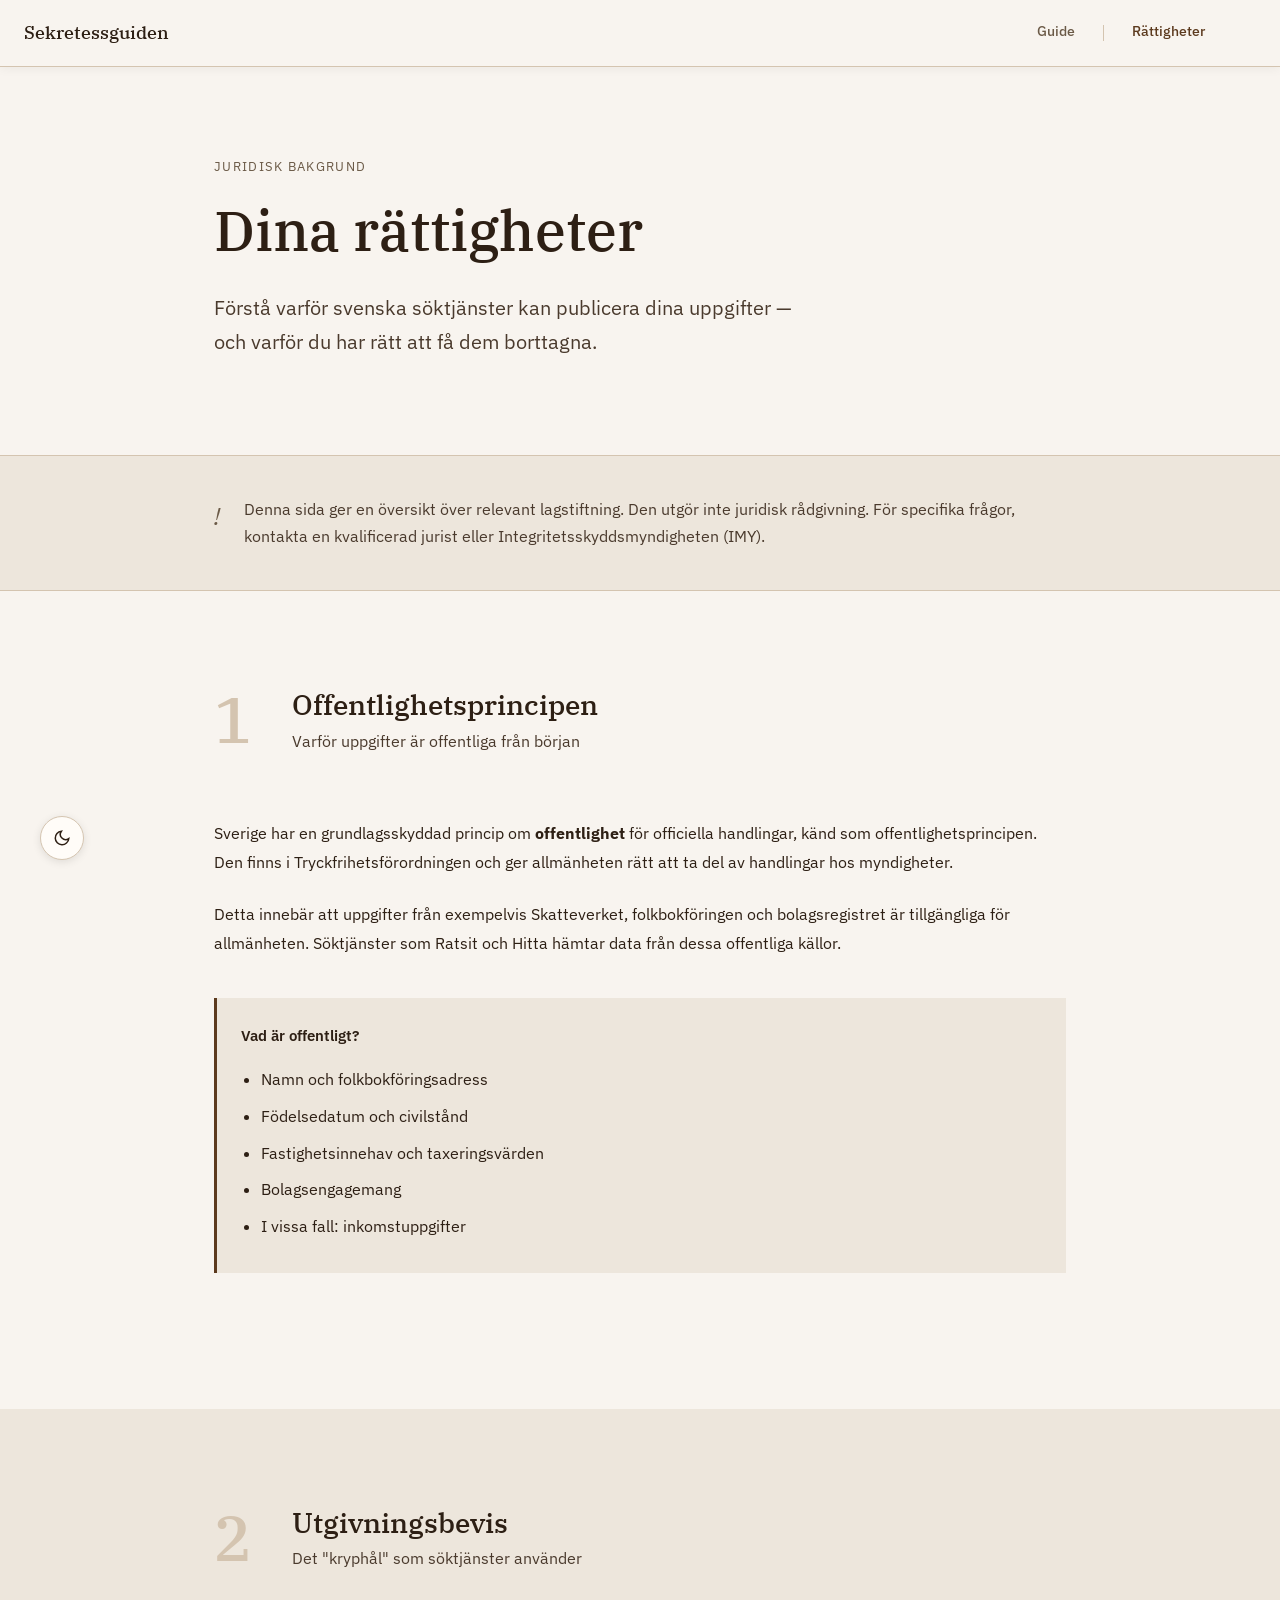
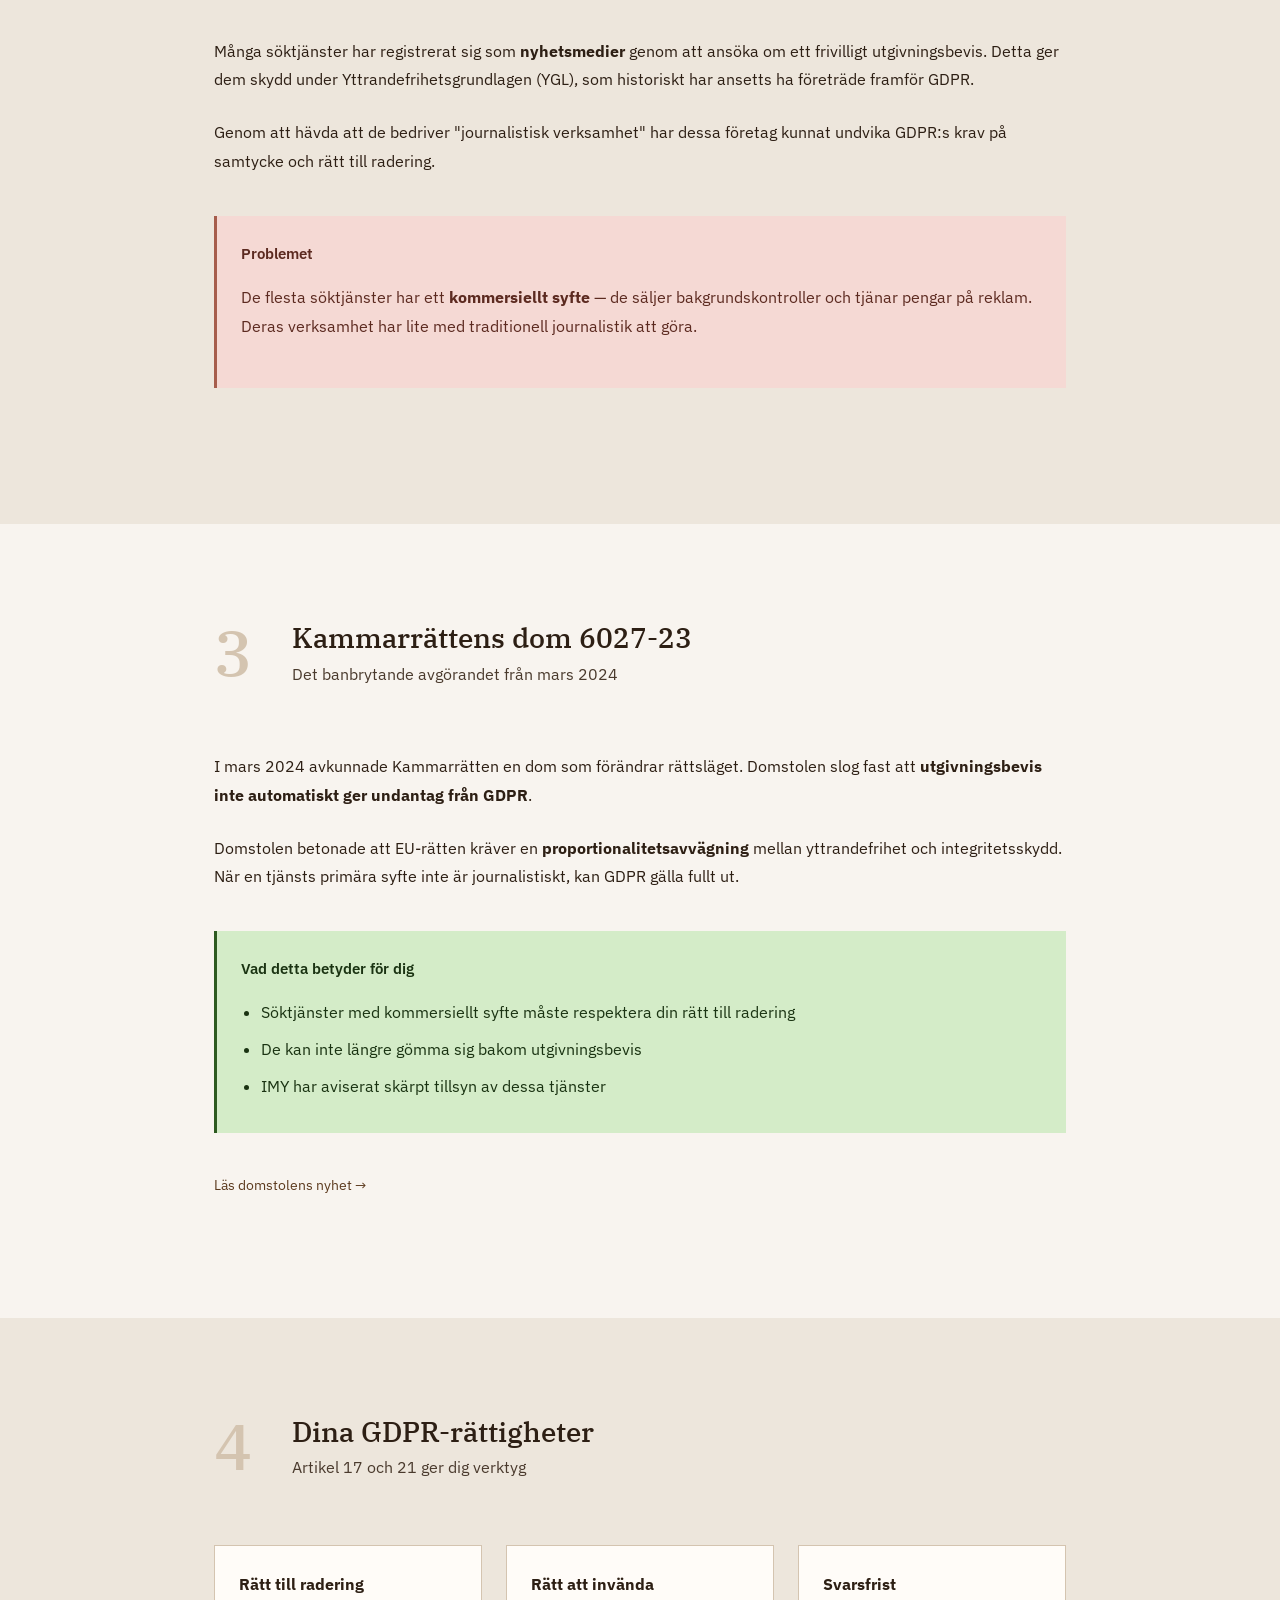
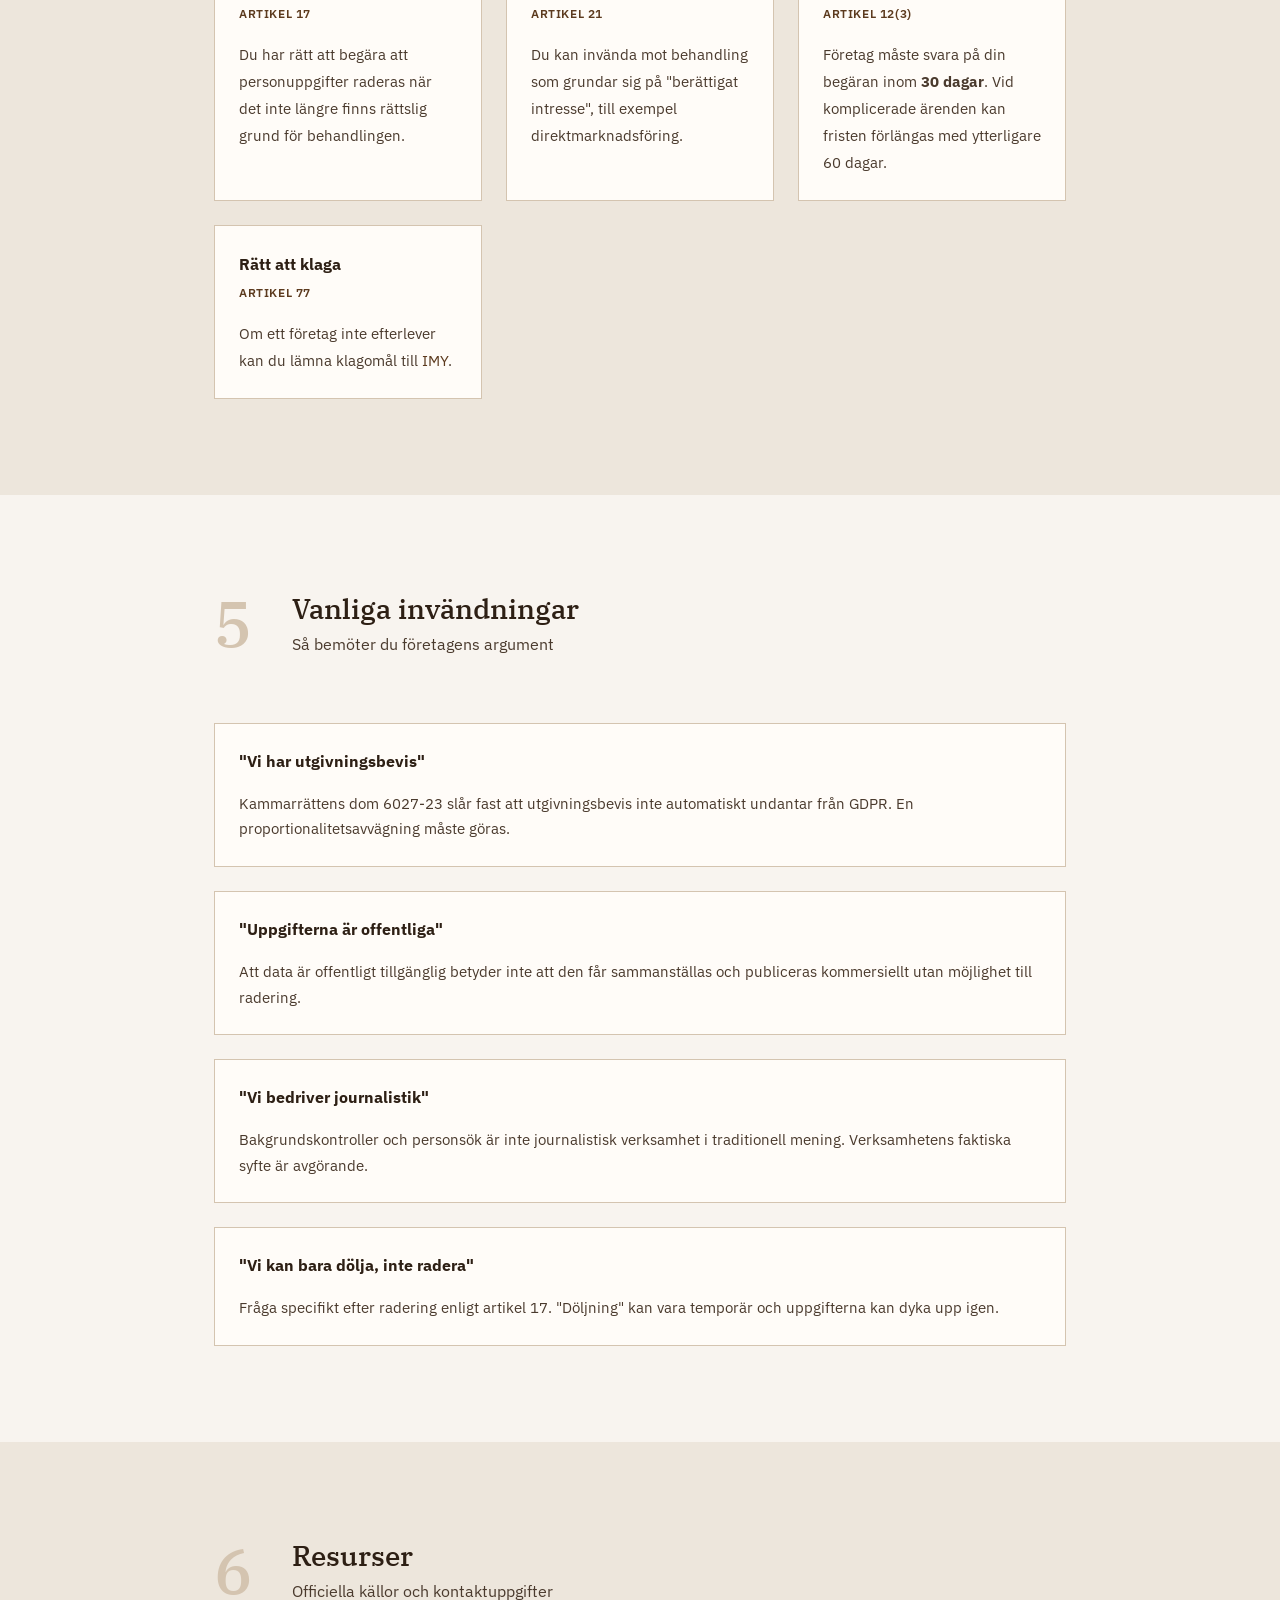
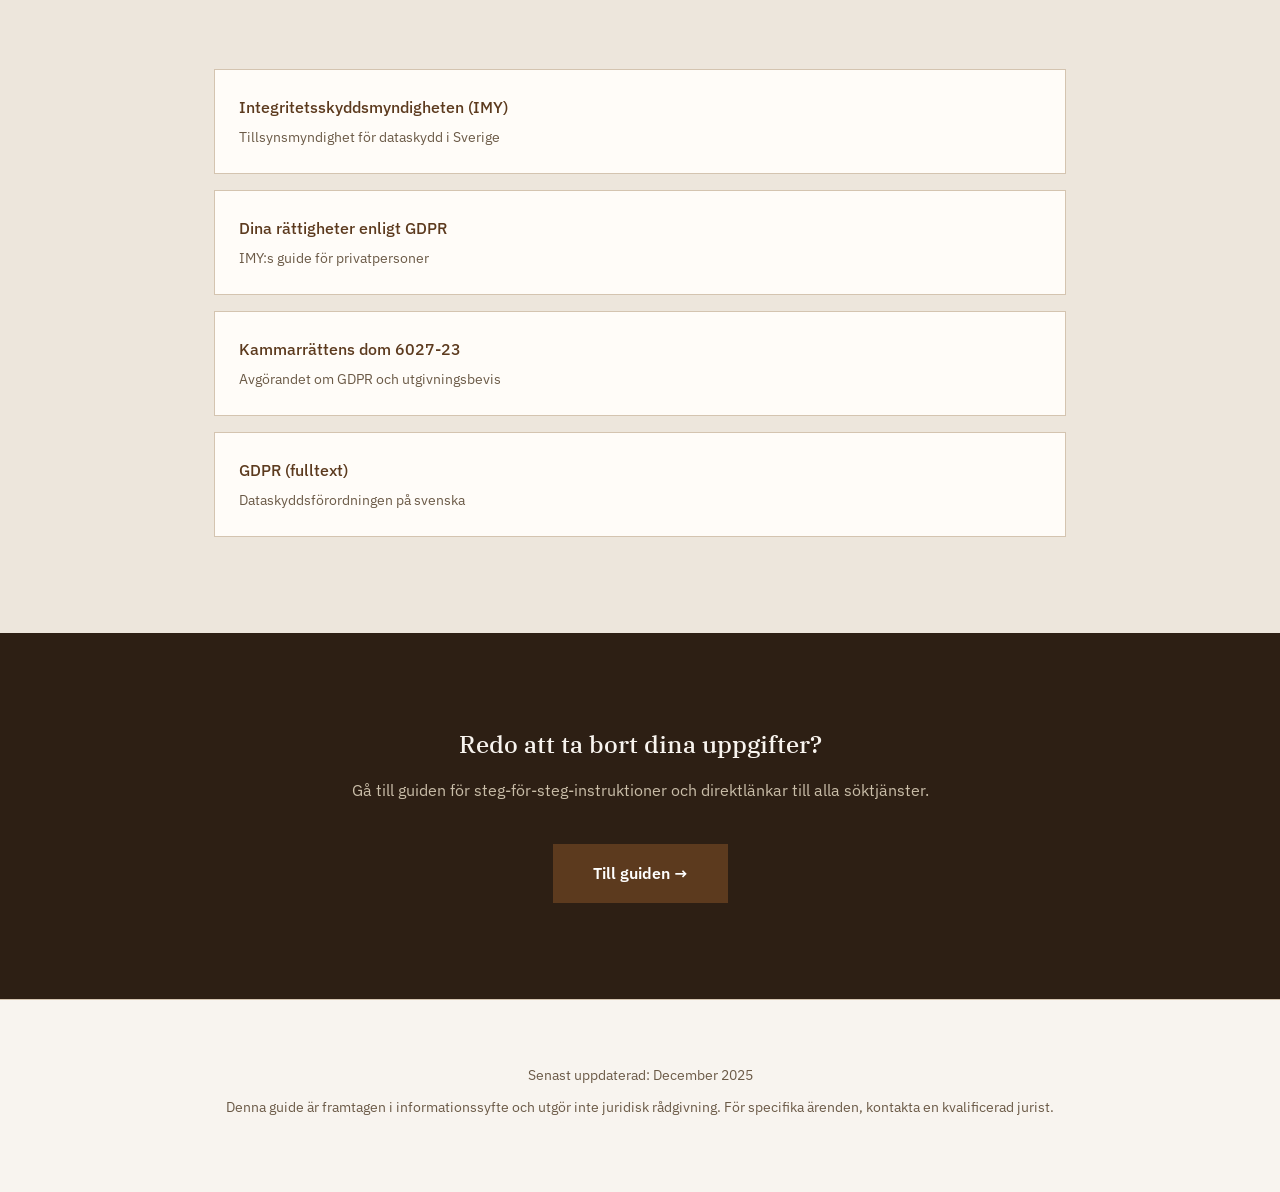
<file: rattigheter.html>
<!DOCTYPE html>
<html lang="sv">

<head>
    <meta charset="UTF-8">
    <meta name="viewport" content="width=device-width, initial-scale=1.0">
    <meta name="description"
        content="Dina rättigheter enligt GDPR och svensk lag. Förstå varför söktjänster kan publicera dina uppgifter och hur du kan få dem borttagna.">
    <title>Dina rättigheter - Sekretessguiden</title>
    <link rel="icon" href="favicon.svg" type="image/svg+xml">
    <link rel="preconnect" href="https://fonts.googleapis.com">
    <link rel="preconnect" href="https://fonts.gstatic.com" crossorigin>
    <link
        href="https://fonts.googleapis.com/css2?family=IBM+Plex+Sans:wght@400;500;600&family=IBM+Plex+Serif:wght@400;500&display=swap"
        rel="stylesheet">
    <link rel="stylesheet" href="style.css">
</head>

<body>
    <a href="#main" class="skip-link">Hoppa till huvudinnehåll</a>

    <nav class="nav" aria-label="Huvudnavigering">
        <div class="nav-inner">
            <a href="index.html" class="nav-brand">Sekretessguiden</a>
            <button class="nav-toggle" aria-label="Meny">
                <span></span><span></span>
            </button>
            <div class="nav-links">
                <a href="index.html" data-tooltip="Steg-för-steg guide">Guide</a>
                <span class="nav-divider"></span>
                <a href="rattigheter.html" class="nav-link-external" aria-current="page"
                    data-tooltip="Juridisk bakgrund">Rättigheter</a>
            </div>
        </div>
    </nav>

    <header class="hero">
        <div class="hero-inner">
            <p class="hero-meta">Juridisk bakgrund</p>
            <h1>Dina rättigheter</h1>
            <p class="hero-lead">Förstå varför svenska söktjänster kan publicera dina uppgifter — och varför du har rätt
                att få dem borttagna.</p>
        </div>
    </header>

    <main id="main">
        <section class="intro">
            <div class="intro-inner">
                <div class="intro-number">!</div>
                <div class="intro-text">
                    <p>Denna sida ger en översikt över relevant lagstiftning. Den utgör inte juridisk rådgivning. För
                        specifika frågor, kontakta en kvalificerad jurist eller Integritetsskyddsmyndigheten (IMY).</p>
                </div>
            </div>
        </section>

        <!-- Offentlighetsprincipen -->
        <section class="step">
            <div class="step-header">
                <div class="step-number">1</div>
                <div class="step-title">
                    <h2>Offentlighetsprincipen</h2>
                    <p>Varför uppgifter är offentliga från början</p>
                </div>
            </div>

            <div class="step-content step-content-narrow">
                <div class="info-section">
                    <p>Sverige har en grundlagsskyddad princip om <strong>offentlighet</strong> för officiella
                        handlingar,
                        känd som offentlighetsprincipen. Den finns i Tryckfrihetsförordningen och ger allmänheten rätt
                        att
                        ta del av handlingar hos myndigheter.</p>

                    <p>Detta innebär att uppgifter från exempelvis Skatteverket, folkbokföringen och bolagsregistret är
                        tillgängliga för allmänheten. Söktjänster som Ratsit och Hitta hämtar data från dessa offentliga
                        källor.</p>

                    <div class="info-box">
                        <h4>Vad är offentligt?</h4>
                        <ul>
                            <li>Namn och folkbokföringsadress</li>
                            <li>Födelsedatum och civilstånd</li>
                            <li>Fastighetsinnehav och taxeringsvärden</li>
                            <li>Bolagsengagemang</li>
                            <li>I vissa fall: inkomstuppgifter</li>
                        </ul>
                    </div>
                </div>
            </div>
        </section>

        <!-- Utgivningsbevis -->
        <section class="step step-alt">
            <div class="step-header">
                <div class="step-number">2</div>
                <div class="step-title">
                    <h2>Utgivningsbevis</h2>
                    <p>Det "kryphål" som söktjänster använder</p>
                </div>
            </div>

            <div class="step-content step-content-narrow">
                <div class="info-section">
                    <p>Många söktjänster har registrerat sig som <strong>nyhetsmedier</strong> genom att ansöka om ett
                        frivilligt utgivningsbevis. Detta ger dem skydd under Yttrandefrihetsgrundlagen (YGL), som
                        historiskt har ansetts ha företräde framför GDPR.</p>

                    <p>Genom att hävda att de bedriver "journalistisk verksamhet" har dessa företag kunnat undvika
                        GDPR:s
                        krav på samtycke och rätt till radering.</p>

                    <div class="info-box info-box-warning">
                        <h4>Problemet</h4>
                        <p>De flesta söktjänster har ett <strong>kommersiellt syfte</strong> — de säljer
                            bakgrundskontroller
                            och tjänar pengar på reklam. Deras verksamhet har lite med traditionell journalistik att
                            göra.
                        </p>
                    </div>
                </div>
            </div>
        </section>

        <!-- Kammarrätten -->
        <section class="step">
            <div class="step-header">
                <div class="step-number">3</div>
                <div class="step-title">
                    <h2>Kammarrättens dom 6027-23</h2>
                    <p>Det banbrytande avgörandet från mars 2024</p>
                </div>
            </div>

            <div class="step-content step-content-narrow">
                <div class="info-section">
                    <p>I mars 2024 avkunnade Kammarrätten en dom som förändrar rättsläget. Domstolen slog fast att
                        <strong>utgivningsbevis inte automatiskt ger undantag från GDPR</strong>.
                    </p>

                    <p>Domstolen betonade att EU-rätten kräver en <strong>proportionalitetsavvägning</strong> mellan
                        yttrandefrihet och integritetsskydd. När en tjänsts primära syfte inte är journalistiskt, kan
                        GDPR
                        gälla fullt ut.</p>

                    <div class="info-box info-box-success">
                        <h4>Vad detta betyder för dig</h4>
                        <ul>
                            <li>Söktjänster med kommersiellt syfte måste respektera din rätt till radering</li>
                            <li>De kan inte längre gömma sig bakom utgivningsbevis</li>
                            <li>IMY har aviserat skärpt tillsyn av dessa tjänster</li>
                        </ul>
                    </div>

                    <p class="source-link">
                        <a href="https://www.domstol.se/nyheter/2024/03/gdpr-kan-bli-tillamplig-trots-frivilligt-utgivningsbevis/"
                            target="_blank" rel="noopener">Läs domstolens nyhet →</a>
                    </p>
                </div>
            </div>
        </section>

        <!-- GDPR-rättigheter -->
        <section class="step step-alt">
            <div class="step-header">
                <div class="step-number">4</div>
                <div class="step-title">
                    <h2>Dina GDPR-rättigheter</h2>
                    <p>Artikel 17 och 21 ger dig verktyg</p>
                </div>
            </div>

            <div class="step-content step-content-narrow">
                <div class="info-section">
                    <div class="rights-grid">
                        <div class="right-card">
                            <h4>Rätt till radering</h4>
                            <p class="right-article">Artikel 17</p>
                            <p>Du har rätt att begära att personuppgifter raderas när det inte längre finns rättslig
                                grund
                                för behandlingen.</p>
                        </div>

                        <div class="right-card">
                            <h4>Rätt att invända</h4>
                            <p class="right-article">Artikel 21</p>
                            <p>Du kan invända mot behandling som grundar sig på "berättigat intresse", till exempel
                                direktmarknadsföring.</p>
                        </div>

                        <div class="right-card">
                            <h4>Svarsfrist</h4>
                            <p class="right-article">Artikel 12(3)</p>
                            <p>Företag måste svara på din begäran inom <strong>30 dagar</strong>. Vid komplicerade
                                ärenden
                                kan fristen förlängas med ytterligare 60 dagar.</p>
                        </div>

                        <div class="right-card">
                            <h4>Rätt att klaga</h4>
                            <p class="right-article">Artikel 77</p>
                            <p>Om ett företag inte efterlever kan du lämna klagomål till
                                <a href="https://www.imy.se/privatperson/utfora-arenden/lamna-ett-klagomal/"
                                    target="_blank" rel="noopener">IMY</a>.
                            </p>
                        </div>
                    </div>
                </div>
            </div>
        </section>

        <!-- Vanliga invändningar -->
        <section class="step">
            <div class="step-header">
                <div class="step-number">5</div>
                <div class="step-title">
                    <h2>Vanliga invändningar</h2>
                    <p>Så bemöter du företagens argument</p>
                </div>
            </div>

            <div class="step-content step-content-narrow">
                <div class="objections-list">
                    <div class="objection">
                        <h4>"Vi har utgivningsbevis"</h4>
                        <p class="objection-response">Kammarrättens dom 6027-23 slår fast att utgivningsbevis inte
                            automatiskt undantar från GDPR. En proportionalitetsavvägning måste göras.</p>
                    </div>

                    <div class="objection">
                        <h4>"Uppgifterna är offentliga"</h4>
                        <p class="objection-response">Att data är offentligt tillgänglig betyder inte att den får
                            sammanställas och publiceras kommersiellt utan möjlighet till radering.</p>
                    </div>

                    <div class="objection">
                        <h4>"Vi bedriver journalistik"</h4>
                        <p class="objection-response">Bakgrundskontroller och personsök är inte journalistisk verksamhet
                            i
                            traditionell mening. Verksamhetens faktiska syfte är avgörande.</p>
                    </div>

                    <div class="objection">
                        <h4>"Vi kan bara dölja, inte radera"</h4>
                        <p class="objection-response">Fråga specifikt efter radering enligt artikel 17. "Döljning" kan
                            vara
                            temporär och uppgifterna kan dyka upp igen.</p>
                    </div>
                </div>
            </div>
        </section>

        <!-- Resurser -->
        <section class="step step-alt">
            <div class="step-header">
                <div class="step-number">6</div>
                <div class="step-title">
                    <h2>Resurser</h2>
                    <p>Officiella källor och kontaktuppgifter</p>
                </div>
            </div>

            <div class="step-content step-content-narrow">
                <div class="resources-list">
                    <a href="https://www.imy.se/" target="_blank" rel="noopener" class="resource-link">
                        <span class="resource-name">Integritetsskyddsmyndigheten (IMY)</span>
                        <span class="resource-desc">Tillsynsmyndighet för dataskydd i Sverige</span>
                    </a>

                    <a href="https://www.imy.se/privatperson/dataskydd/dina-rattigheter/" target="_blank" rel="noopener"
                        class="resource-link">
                        <span class="resource-name">Dina rättigheter enligt GDPR</span>
                        <span class="resource-desc">IMY:s guide för privatpersoner</span>
                    </a>

                    <a href="https://www.domstol.se/nyheter/2024/03/gdpr-kan-bli-tillamplig-trots-frivilligt-utgivningsbevis/"
                        target="_blank" rel="noopener" class="resource-link">
                        <span class="resource-name">Kammarrättens dom 6027-23</span>
                        <span class="resource-desc">Avgörandet om GDPR och utgivningsbevis</span>
                    </a>

                    <a href="https://eur-lex.europa.eu/legal-content/SV/TXT/?uri=CELEX:32016R0679" target="_blank"
                        rel="noopener" class="resource-link">
                        <span class="resource-name">GDPR (fulltext)</span>
                        <span class="resource-desc">Dataskyddsförordningen på svenska</span>
                    </a>
                </div>
            </div>
        </section>

        <!-- CTA -->
        <section class="cta-section">
            <div class="cta-inner">
                <h2>Redo att ta bort dina uppgifter?</h2>
                <p>Gå till guiden för steg-för-steg-instruktioner och direktlänkar till alla söktjänster.</p>
                <a href="index.html" class="cta-button">Till guiden →</a>
            </div>
        </section>
    </main>

    <footer class="footer">
        <p>Senast uppdaterad: December 2025</p>
        <p>Denna guide är framtagen i informationssyfte och utgör inte juridisk rådgivning. För specifika ärenden,
            kontakta
            en kvalificerad jurist.</p>
    </footer>

    <!-- Back to top button -->
    <button class="back-to-top" id="back-to-top" aria-label="Tillbaka till toppen" hidden>
        <svg width="20" height="20" viewBox="0 0 20 20" fill="none" stroke="currentColor" stroke-width="2">
            <path d="M10 16V4M4 10l6-6 6 6" />
        </svg>
    </button>

    <!-- Dark mode toggle -->
    <button class="theme-toggle" id="theme-toggle" aria-label="Växla mörkt/ljust läge">
        <svg class="icon-sun" width="18" height="18" viewBox="0 0 24 24" fill="none" stroke="currentColor"
            stroke-width="2">
            <circle cx="12" cy="12" r="5" />
            <path
                d="M12 1v2M12 21v2M4.22 4.22l1.42 1.42M18.36 18.36l1.42 1.42M1 12h2M21 12h2M4.22 19.78l1.42-1.42M18.36 5.64l1.42-1.42" />
        </svg>
        <svg class="icon-moon" width="18" height="18" viewBox="0 0 24 24" fill="none" stroke="currentColor"
            stroke-width="2">
            <path d="M21 12.79A9 9 0 1 1 11.21 3 7 7 0 0 0 21 12.79z" />
        </svg>
    </button>

    <script src="script.js"></script>
</body>

</html>
</file>
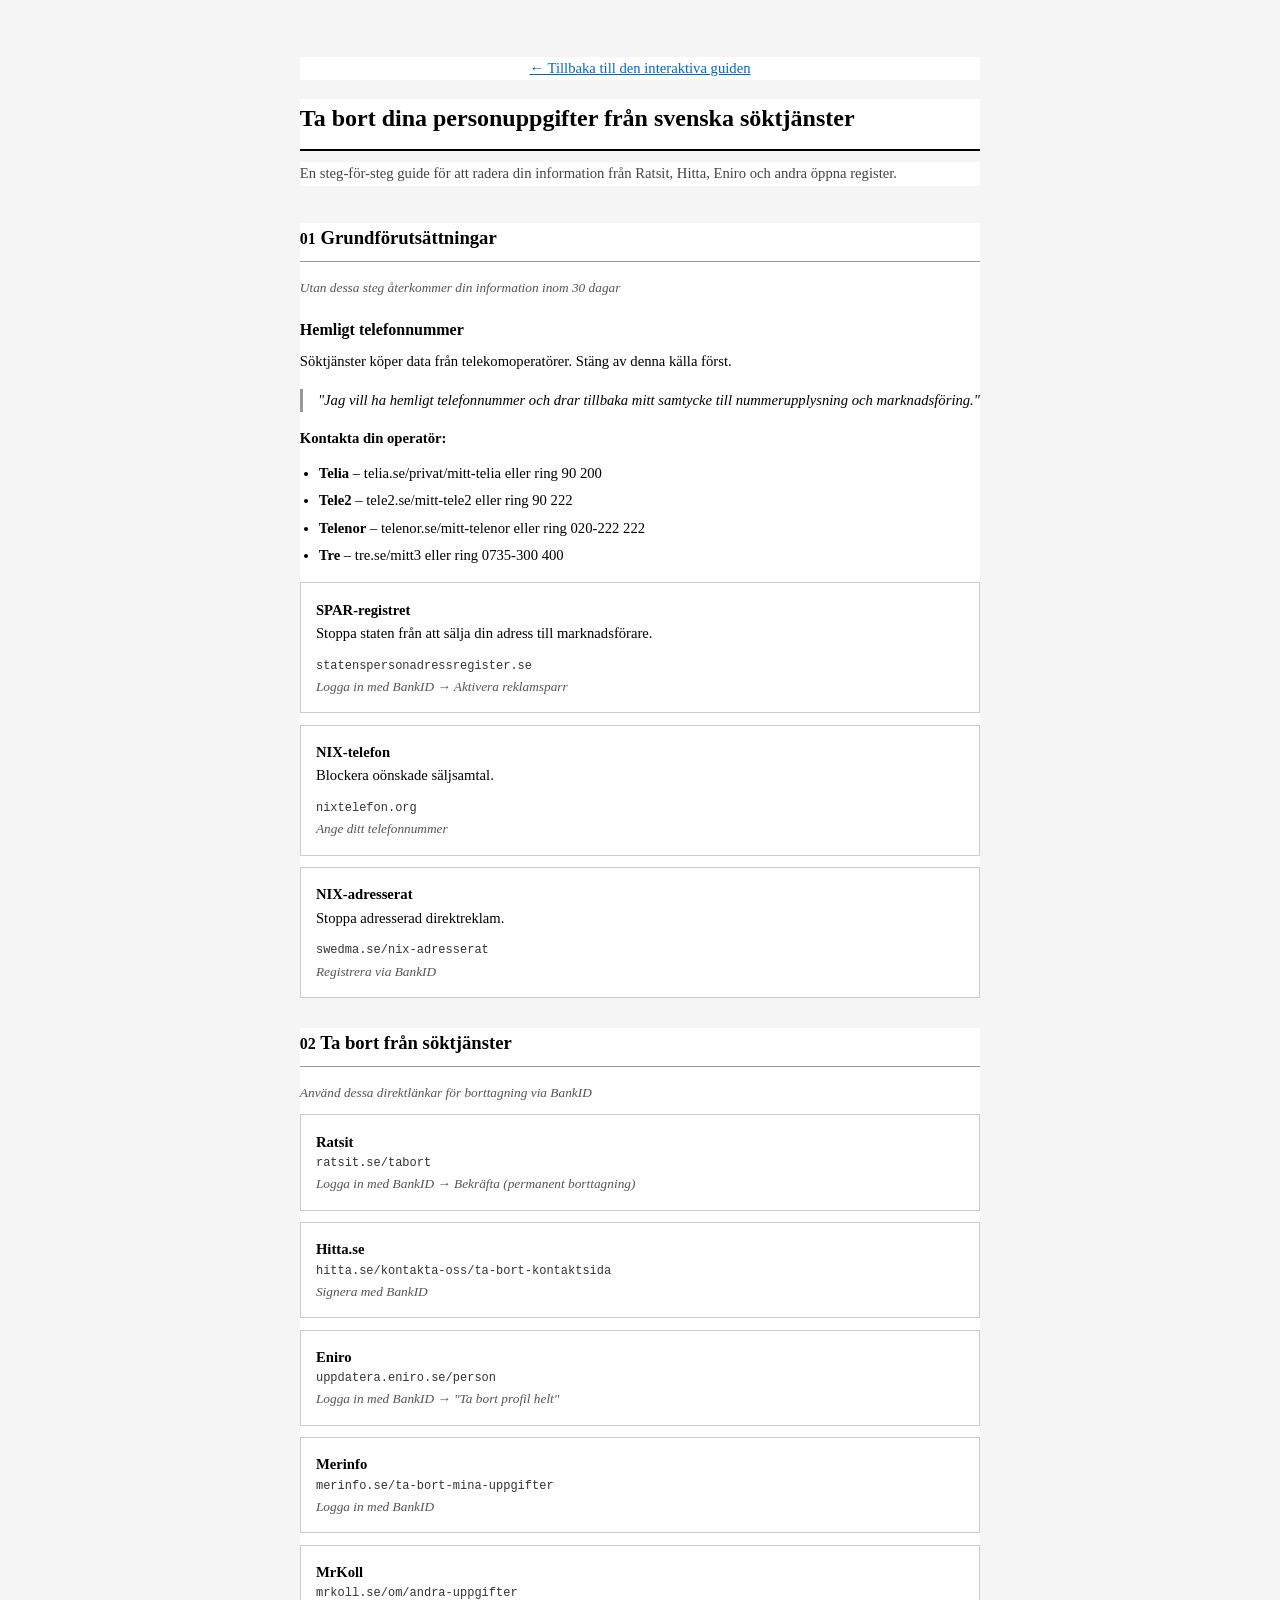
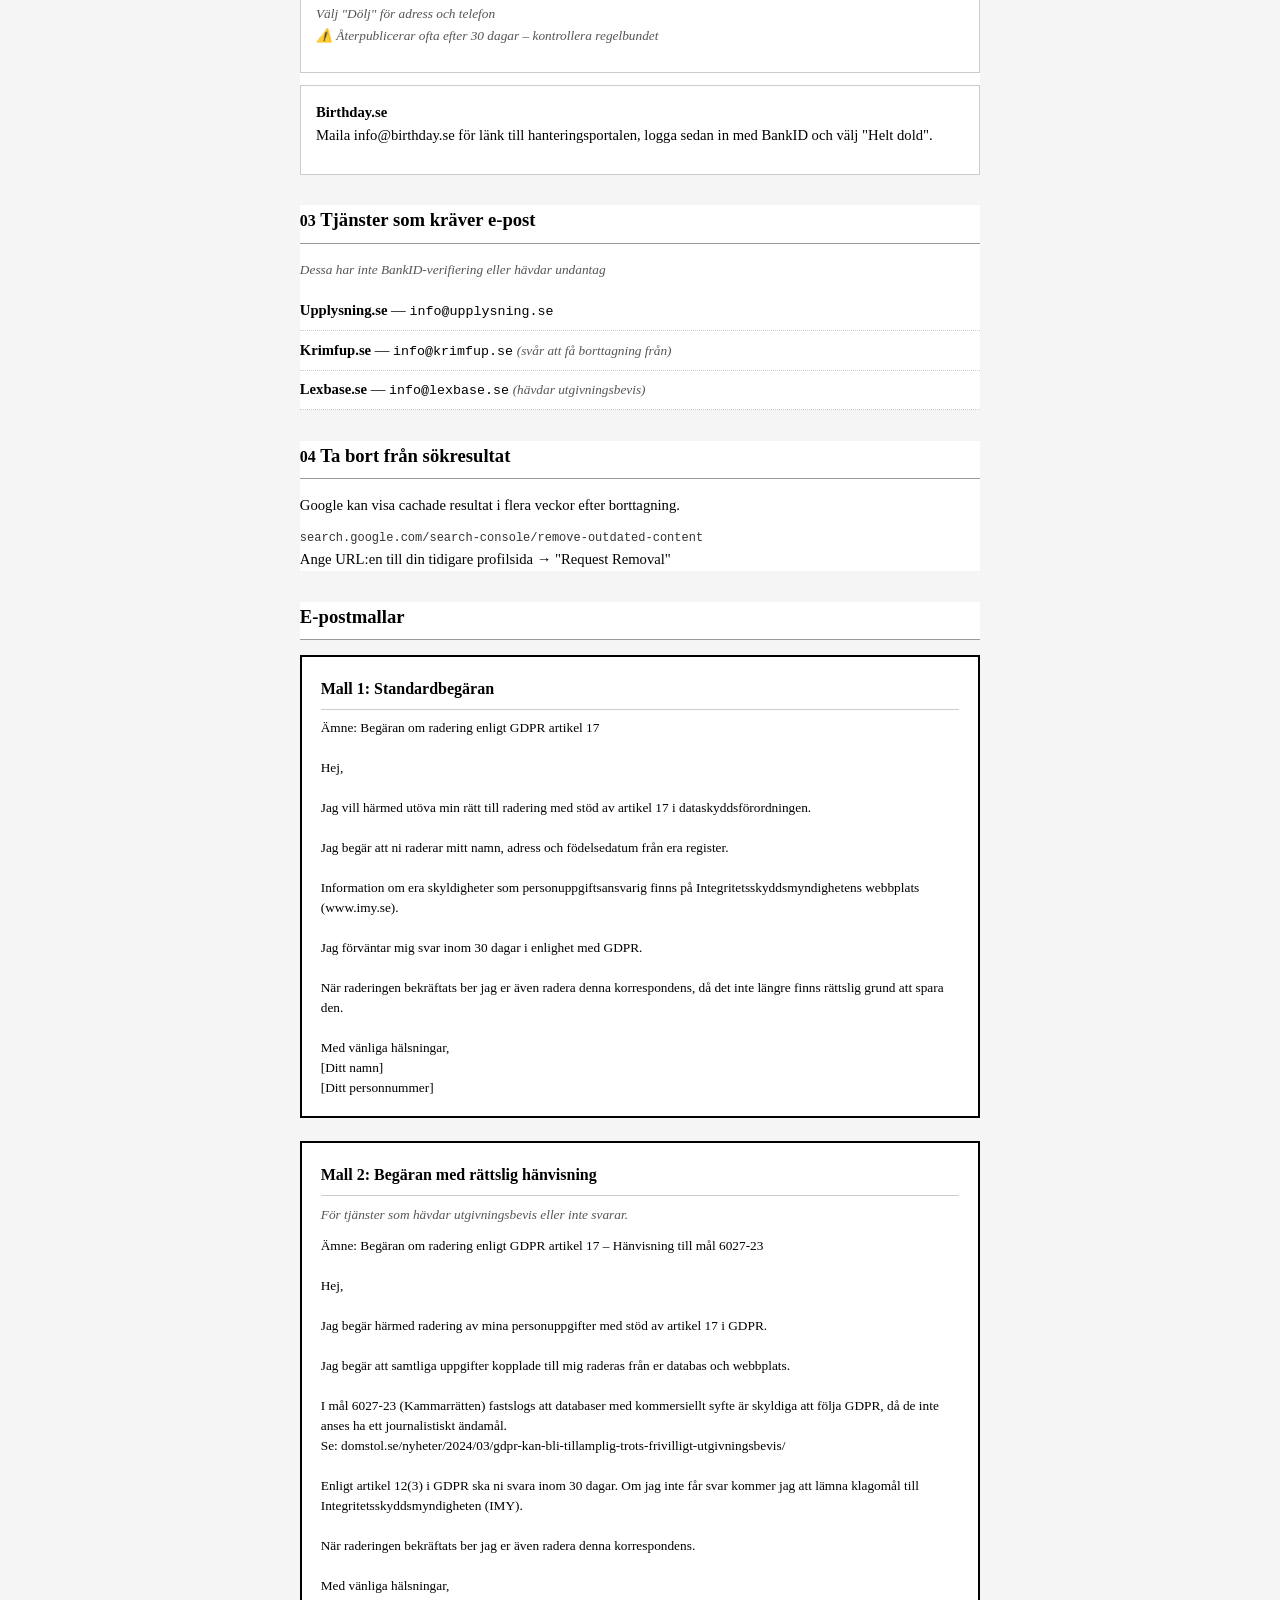
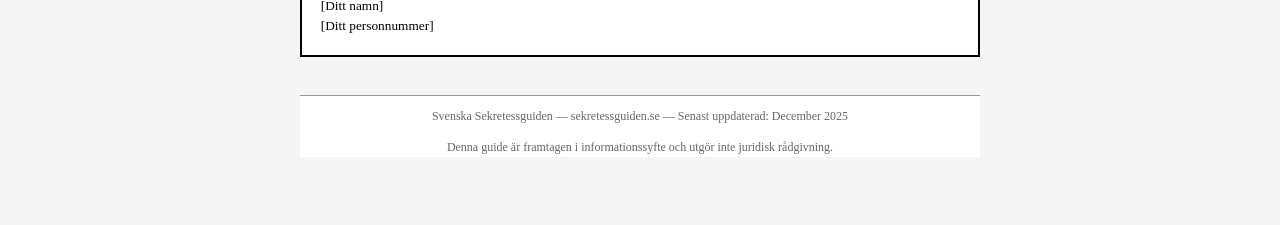
<file: utskrift.html>
<!DOCTYPE html>
<html lang="sv">
<head>
    <meta charset="UTF-8">
    <meta name="viewport" content="width=device-width, initial-scale=1.0">
    <meta name="description" content="Utskriftsversion av guiden för att ta bort personuppgifter från svenska söktjänster.">
    <meta name="robots" content="noindex">
    <title>Utskriftsversion - Svenska Sekretessguiden</title>
    <style>
        * {
            margin: 0;
            padding: 0;
            box-sizing: border-box;
        }
        
        body {
            font-family: Georgia, 'Times New Roman', serif;
            font-size: 11pt;
            line-height: 1.6;
            color: #000;
            max-width: 21cm;
            margin: 0 auto;
            padding: 1.5cm;
        }
        
        h1 {
            font-size: 18pt;
            margin-bottom: 0.3cm;
            border-bottom: 2px solid #000;
            padding-bottom: 0.3cm;
        }
        
        .subtitle {
            font-size: 11pt;
            color: #444;
            margin-bottom: 1cm;
        }
        
        h2 {
            font-size: 14pt;
            margin-top: 0.8cm;
            margin-bottom: 0.4cm;
            border-bottom: 1px solid #999;
            padding-bottom: 0.2cm;
        }
        
        h3 {
            font-size: 12pt;
            margin-top: 0.5cm;
            margin-bottom: 0.2cm;
        }
        
        p {
            margin-bottom: 0.3cm;
        }
        
        .step {
            margin-bottom: 0.8cm;
            page-break-inside: avoid;
        }
        
        .step-number {
            font-weight: bold;
            font-size: 12pt;
        }
        
        .service {
            border: 1px solid #ccc;
            padding: 0.4cm;
            margin-bottom: 0.3cm;
            page-break-inside: avoid;
        }
        
        .service-name {
            font-weight: bold;
            font-size: 11pt;
        }
        
        .service-url {
            font-family: 'Courier New', monospace;
            font-size: 9pt;
            color: #333;
        }
        
        .service-action {
            font-size: 10pt;
            color: #555;
            font-style: italic;
        }
        
        .operator-list {
            margin-left: 0.5cm;
            margin-bottom: 0.4cm;
        }
        
        .operator-list li {
            margin-bottom: 0.1cm;
        }
        
        .template {
            border: 2px solid #000;
            padding: 0.5cm;
            margin-bottom: 0.6cm;
            page-break-inside: avoid;
        }
        
        .template h3 {
            margin-top: 0;
            border-bottom: 1px solid #ccc;
            padding-bottom: 0.2cm;
        }
        
        .template-body {
            font-size: 10pt;
            white-space: pre-wrap;
            font-family: Georgia, serif;
            line-height: 1.5;
        }
        
        .email-list {
            margin-bottom: 0.5cm;
        }
        
        .email-item {
            padding: 0.2cm 0;
            border-bottom: 1px dotted #ccc;
        }
        
        .email-name {
            font-weight: bold;
        }
        
        .email-address {
            font-family: 'Courier New', monospace;
            font-size: 10pt;
        }
        
        .note {
            font-size: 10pt;
            color: #555;
            font-style: italic;
        }
        
        .quote {
            border-left: 3px solid #999;
            padding-left: 0.4cm;
            font-style: italic;
            margin: 0.4cm 0;
        }
        
        .footer {
            margin-top: 1cm;
            padding-top: 0.3cm;
            border-top: 1px solid #999;
            font-size: 9pt;
            color: #666;
            text-align: center;
        }
        
        .back-link {
            text-align: center;
            margin-bottom: 0.5cm;
        }
        
        .back-link a {
            color: #0066cc;
        }
        
        @media print {
            .back-link {
                display: none;
            }
            
            body {
                padding: 0;
            }
        }
        
        @media screen {
            body {
                background: #f5f5f5;
            }
            
            body > * {
                background: #fff;
            }
        }
    </style>
</head>
<body>
    <div class="back-link">
        <a href="./">← Tillbaka till den interaktiva guiden</a>
    </div>

    <h1>Ta bort dina personuppgifter från svenska söktjänster</h1>
    <p class="subtitle">En steg-för-steg guide för att radera din information från Ratsit, Hitta, Eniro och andra öppna register.</p>

    <!-- STEG 1 -->
    <div class="step">
        <h2><span class="step-number">01</span> Grundförutsättningar</h2>
        <p class="note">Utan dessa steg återkommer din information inom 30 dagar</p>
        
        <h3>Hemligt telefonnummer</h3>
        <p>Söktjänster köper data från telekomoperatörer. Stäng av denna källa först.</p>
        <div class="quote">"Jag vill ha hemligt telefonnummer och drar tillbaka mitt samtycke till nummerupplysning och marknadsföring."</div>
        
        <p><strong>Kontakta din operatör:</strong></p>
        <ul class="operator-list">
            <li><strong>Telia</strong> – telia.se/privat/mitt-telia eller ring 90 200</li>
            <li><strong>Tele2</strong> – tele2.se/mitt-tele2 eller ring 90 222</li>
            <li><strong>Telenor</strong> – telenor.se/mitt-telenor eller ring 020-222 222</li>
            <li><strong>Tre</strong> – tre.se/mitt3 eller ring 0735-300 400</li>
        </ul>
        
        <div class="service">
            <div class="service-name">SPAR-registret</div>
            <p>Stoppa staten från att sälja din adress till marknadsförare.</p>
            <div class="service-url">statenspersonadressregister.se</div>
            <div class="service-action">Logga in med BankID → Aktivera reklamsparr</div>
        </div>
        
        <div class="service">
            <div class="service-name">NIX-telefon</div>
            <p>Blockera oönskade säljsamtal.</p>
            <div class="service-url">nixtelefon.org</div>
            <div class="service-action">Ange ditt telefonnummer</div>
        </div>
        
        <div class="service">
            <div class="service-name">NIX-adresserat</div>
            <p>Stoppa adresserad direktreklam.</p>
            <div class="service-url">swedma.se/nix-adresserat</div>
            <div class="service-action">Registrera via BankID</div>
        </div>
    </div>

    <!-- STEG 2 -->
    <div class="step">
        <h2><span class="step-number">02</span> Ta bort från söktjänster</h2>
        <p class="note">Använd dessa direktlänkar för borttagning via BankID</p>
        
        <div class="service">
            <div class="service-name">Ratsit</div>
            <div class="service-url">ratsit.se/tabort</div>
            <div class="service-action">Logga in med BankID → Bekräfta (permanent borttagning)</div>
        </div>
        
        <div class="service">
            <div class="service-name">Hitta.se</div>
            <div class="service-url">hitta.se/kontakta-oss/ta-bort-kontaktsida</div>
            <div class="service-action">Signera med BankID</div>
        </div>
        
        <div class="service">
            <div class="service-name">Eniro</div>
            <div class="service-url">uppdatera.eniro.se/person</div>
            <div class="service-action">Logga in med BankID → "Ta bort profil helt"</div>
        </div>
        
        <div class="service">
            <div class="service-name">Merinfo</div>
            <div class="service-url">merinfo.se/ta-bort-mina-uppgifter</div>
            <div class="service-action">Logga in med BankID</div>
        </div>
        
        <div class="service">
            <div class="service-name">MrKoll</div>
            <div class="service-url">mrkoll.se/om/andra-uppgifter</div>
            <div class="service-action">Välj "Dölj" för adress och telefon</div>
            <p class="note">⚠️ Återpublicerar ofta efter 30 dagar – kontrollera regelbundet</p>
        </div>
        
        <div class="service">
            <div class="service-name">Birthday.se</div>
            <p>Maila info@birthday.se för länk till hanteringsportalen, logga sedan in med BankID och välj "Helt dold".</p>
        </div>
    </div>

    <!-- STEG 3 -->
    <div class="step">
        <h2><span class="step-number">03</span> Tjänster som kräver e-post</h2>
        <p class="note">Dessa har inte BankID-verifiering eller hävdar undantag</p>
        
        <div class="email-list">
            <div class="email-item">
                <span class="email-name">Upplysning.se</span> — 
                <span class="email-address">info@upplysning.se</span>
            </div>
            <div class="email-item">
                <span class="email-name">Krimfup.se</span> — 
                <span class="email-address">info@krimfup.se</span>
                <span class="note">(svår att få borttagning från)</span>
            </div>
            <div class="email-item">
                <span class="email-name">Lexbase.se</span> — 
                <span class="email-address">info@lexbase.se</span>
                <span class="note">(hävdar utgivningsbevis)</span>
            </div>
        </div>
    </div>

    <!-- STEG 4 -->
    <div class="step">
        <h2><span class="step-number">04</span> Ta bort från sökresultat</h2>
        <p>Google kan visa cachade resultat i flera veckor efter borttagning.</p>
        <div class="service-url">search.google.com/search-console/remove-outdated-content</div>
        <p>Ange URL:en till din tidigare profilsida → "Request Removal"</p>
    </div>

    <!-- MALLAR -->
    <h2>E-postmallar</h2>
    
    <div class="template">
        <h3>Mall 1: Standardbegäran</h3>
        <div class="template-body">Ämne: Begäran om radering enligt GDPR artikel 17

Hej,

Jag vill härmed utöva min rätt till radering med stöd av artikel 17 i dataskyddsförordningen.

Jag begär att ni raderar mitt namn, adress och födelsedatum från era register.

Information om era skyldigheter som personuppgiftsansvarig finns på Integritetsskyddsmyndighetens webbplats (www.imy.se).

Jag förväntar mig svar inom 30 dagar i enlighet med GDPR.

När raderingen bekräftats ber jag er även radera denna korrespondens, då det inte längre finns rättslig grund att spara den.

Med vänliga hälsningar,
[Ditt namn]
[Ditt personnummer]</div>
    </div>

    <div class="template">
        <h3>Mall 2: Begäran med rättslig hänvisning</h3>
        <p class="note">För tjänster som hävdar utgivningsbevis eller inte svarar.</p>
        <div class="template-body">Ämne: Begäran om radering enligt GDPR artikel 17 – Hänvisning till mål 6027-23

Hej,

Jag begär härmed radering av mina personuppgifter med stöd av artikel 17 i GDPR.

Jag begär att samtliga uppgifter kopplade till mig raderas från er databas och webbplats.

I mål 6027-23 (Kammarrätten) fastslogs att databaser med kommersiellt syfte är skyldiga att följa GDPR, då de inte anses ha ett journalistiskt ändamål.
Se: domstol.se/nyheter/2024/03/gdpr-kan-bli-tillamplig-trots-frivilligt-utgivningsbevis/

Enligt artikel 12(3) i GDPR ska ni svara inom 30 dagar. Om jag inte får svar kommer jag att lämna klagomål till Integritetsskyddsmyndigheten (IMY).

När raderingen bekräftats ber jag er även radera denna korrespondens.

Med vänliga hälsningar,
[Ditt namn]
[Ditt personnummer]</div>
    </div>

    <div class="footer">
        <p>Svenska Sekretessguiden — sekretessguiden.se — Senast uppdaterad: December 2025</p>
        <p>Denna guide är framtagen i informationssyfte och utgör inte juridisk rådgivning.</p>
    </div>
</body>
</html>
</file>
<file: style.css>
/* ===== VARIABLES ===== */
:root {
  --text: #2d1f14;
  --text-secondary: #4a3a2d;
  --text-muted: #6b5a47;
  --bg: #f8f4ef;
  --bg-alt: #ede6dc;
  --surface: #fffcf8;
  --border: #d4c4b0;
  --accent: #5c3a1e;
  --accent-hover: #3d2712;

  --font: "IBM Plex Sans", -apple-system, BlinkMacSystemFont, sans-serif;
  --font-serif: "IBM Plex Serif", Georgia, serif;

  --space-xs: 0.5rem;
  --space-sm: 1rem;
  --space-md: 1.5rem;
  --space-lg: 2.5rem;
  --space-xl: 4rem;
  --space-2xl: 6rem;
}

@media (prefers-color-scheme: dark) {
  :root:not([data-theme="light"]) {
    --text: #ede5d8;
    --text-secondary: #c9bda8;
    --text-muted: #a89880;
    --bg: #1a1410;
    --bg-alt: #2a2118;
    --surface: #322820;
    --border: #4a3f33;
    --accent: #d4b88a;
    --accent-hover: #e8d0a8;
  }
}

/* Dark mode override */
:root[data-theme="dark"] {
  --text: #ede5d8;
  --text-secondary: #c9bda8;
  --text-muted: #a89880;
  --bg: #1a1410;
  --bg-alt: #2a2118;
  --surface: #322820;
  --border: #4a3f33;
  --accent: #d4b88a;
  --accent-hover: #e8d0a8;
}

/* Light mode override */
:root[data-theme="light"] {
  --text: #2d1f14;
  --text-secondary: #4a3a2d;
  --text-muted: #6b5a47;
  --bg: #f8f4ef;
  --bg-alt: #ede6dc;
  --surface: #fffcf8;
  --border: #d4c4b0;
  --accent: #5c3a1e;
  --accent-hover: #3d2712;
}

/* ===== RESET ===== */
*,
*::before,
*::after {
  box-sizing: border-box;
  margin: 0;
  padding: 0;
}

html {
  scroll-behavior: smooth;
}

body {
  font-family: var(--font);
  font-size: 1rem;
  line-height: 1.7;
  color: var(--text);
  background: var(--bg);
}

a {
  color: var(--accent);
  text-decoration: none;
}

a:hover {
  text-decoration: underline;
}

a:focus-visible,
button:focus-visible,
summary:focus-visible {
  outline: 2px solid var(--accent);
  outline-offset: 2px;
}

h1,
h2,
h3 {
  font-family: var(--font-serif);
  font-weight: 500;
  line-height: 1.3;
}

p {
  margin-bottom: var(--space-sm);
}

p:last-child {
  margin-bottom: 0;
}

ol,
ul {
  margin-left: 1.25rem;
}

li {
  margin-bottom: 0.5rem;
}

/* ===== SKIP LINK ===== */
.skip-link {
  position: absolute;
  top: -100px;
  left: var(--space-md);
  background: var(--accent);
  color: #fff;
  padding: var(--space-xs) var(--space-sm);
  z-index: 1000;
  text-decoration: none;
}

.skip-link:focus {
  top: var(--space-sm);
}

/* ===== NAV ===== */
.nav {
  position: fixed;
  top: 0;
  left: 0;
  right: 0;
  z-index: 1000;
  background: var(--bg);
  border-bottom: 1px solid var(--border);
  box-shadow: 0 2px 10px rgba(0, 0, 0, 0.05);
}

.nav-inner {
  max-width: 1400px;
  margin: 0 auto;
  padding: var(--space-sm) var(--space-md);
  padding-right: 75px;
  /* Settings icon space */
  display: flex;
  align-items: center;
  justify-content: space-between;
  position: relative;
  z-index: 10;
  background: var(--bg);
}

.nav-brand {
  font-family: var(--font-serif);
  font-size: 1.125rem;
  font-weight: 500;
  color: var(--text);
}

.nav-brand:hover {
  text-decoration: none;
  color: var(--accent);
}

.nav-links {
  display: flex;
  gap: var(--space-md);
}

.nav-links a {
  font-size: 0.875rem;
  font-weight: 500;
  color: var(--text-muted);
  padding: 0.25rem 0;
  border-bottom: 2px solid transparent;
  transition: all 0.15s ease;
}

.nav-links a:hover {
  color: var(--text);
  text-decoration: none;
  border-bottom-color: var(--accent);
}

/* Tooltips */
.nav-links a[data-tooltip] {
  position: relative;
}

.nav-links a[data-tooltip]::after {
  content: attr(data-tooltip);
  position: absolute;
  top: 100%;
  left: 50%;
  transform: translateX(-50%);
  margin-top: 8px;
  padding: 0.4rem 0.6rem;
  background: var(--text);
  color: var(--bg);
  font-size: 0.75rem;
  white-space: nowrap;
  border-radius: 3px;
  opacity: 0;
  visibility: hidden;
  transition: opacity 0.15s, visibility 0.15s;
  pointer-events: none;
  z-index: 200;
}

.nav-links a[data-tooltip]:hover::after {
  opacity: 1;
  visibility: visible;
}

/* Nav divider */
.nav-divider {
  width: 1px;
  height: 1rem;
  background: var(--border);
  align-self: center;
  margin: 0 0.25rem;
}

.nav-link-external {
  color: var(--accent) !important;
}

/* Hidden on desktop, shown in mobile hamburger menu */
.nav-settings-mobile {
  display: none;
}

/* ===== SETTINGS DROPDOWN ===== */
.settings-dropdown {
  position: fixed;
  top: 12px;
  right: var(--space-md);
  z-index: 1001;
}

.settings-btn {
  display: flex;
  align-items: center;
  justify-content: center;
  width: 36px;
  height: 36px;
  background: var(--surface);
  border: 1px solid var(--border);
  border-radius: 50%;
  cursor: pointer;
  color: var(--text);
  transition: all 0.15s ease;
  box-shadow: 0 2px 8px rgba(0, 0, 0, 0.1);
}

.settings-btn:hover {
  background: var(--bg-alt);
}

.settings-btn svg {
  width: 18px;
  height: 18px;
}

.settings-menu {
  position: absolute;
  top: calc(100% + 8px);
  right: 0;
  min-width: 220px;
  background: var(--surface);
  border: 1px solid var(--border);
  box-shadow: 0 4px 16px rgba(0, 0, 0, 0.15);
  opacity: 0;
  visibility: hidden;
  transform: translateY(-8px);
  transition: all 0.15s ease;
  z-index: 200;
}

.settings-menu.active {
  opacity: 1;
  visibility: visible;
  transform: translateY(0);
}

.settings-item {
  display: flex;
  align-items: center;
  justify-content: space-between;
  gap: var(--space-md);
  padding: var(--space-sm) var(--space-md);
  border-bottom: 1px solid var(--border);
  font-size: 0.875rem;
}

.settings-item:last-child {
  border-bottom: none;
}

.settings-item-label {
  display: flex;
  align-items: center;
  gap: var(--space-xs);
  color: var(--text-secondary);
}

.settings-item-label svg {
  width: 16px;
  height: 16px;
}

.settings-toggle {
  display: flex;
  background: var(--bg-alt);
  border: 1px solid var(--border);
  border-radius: 4px;
  overflow: hidden;
  flex-shrink: 0;
}

.settings-toggle button {
  padding: 0.35rem 0.6rem;
  min-width: 44px;
  font-size: 0.75rem;
  font-family: inherit;
  font-weight: 500;
  background: transparent;
  border: none;
  color: var(--text-muted);
  cursor: pointer;
  transition: all 0.15s ease;
}

.settings-toggle button.active {
  background: var(--accent);
  color: #fff;
}

@media (prefers-color-scheme: dark) {
  :root:not([data-theme="light"]) .settings-toggle button.active {
    color: #1a1410;
  }
}

:root[data-theme="dark"] .settings-toggle button.active {
  color: #1a1410;
}

.nav-toggle {
  display: none;
  flex-direction: column;
  gap: 6px;
  padding: 0.5rem;
  background: none;
  border: none;
  cursor: pointer;
}

.nav-toggle span {
  display: block;
  width: 24px;
  height: 2px;
  background: var(--text);
}

/* ===== HERO ===== */
.hero {
  padding: calc(var(--space-2xl) + 60px) var(--space-md) var(--space-2xl);
  max-width: 900px;
  margin: 0 auto;
}

.hero-meta {
  font-size: 0.8125rem;
  text-transform: uppercase;
  letter-spacing: 0.1em;
  color: var(--text-muted);
  margin-bottom: var(--space-sm);
}

.hero h1 {
  font-size: clamp(2rem, 5vw, 3.5rem);
  margin-bottom: var(--space-md);
}

.hero-lead {
  font-size: 1.25rem;
  color: var(--text-secondary);
  max-width: 600px;
}

/* ===== INTRO ===== */
.intro {
  border-top: 1px solid var(--border);
  border-bottom: 1px solid var(--border);
  background: var(--bg-alt);
}

.intro-inner {
  max-width: 900px;
  margin: 0 auto;
  padding: var(--space-lg) var(--space-md);
  display: flex;
  gap: var(--space-md);
  align-items: flex-start;
}

.intro-number {
  font-family: var(--font-serif);
  font-size: 1.5rem;
  font-style: italic;
  color: var(--text-muted);
  flex-shrink: 0;
}

.intro-text {
  color: var(--text-secondary);
}

/* ===== STEPS ===== */
.step {
  padding: var(--space-2xl) 0;
}

.step-alt {
  background: var(--bg-alt);
}

.step-header {
  max-width: 900px;
  margin: 0 auto var(--space-xl);
  padding: 0 var(--space-md);
  display: flex;
  gap: var(--space-lg);
  align-items: flex-start;
}

.step-number {
  font-family: var(--font-serif);
  font-size: 4rem;
  font-weight: 500;
  line-height: 1;
  color: var(--border);
  flex-shrink: 0;
}

.step-title h2 {
  font-size: 1.75rem;
  margin-bottom: 0.25rem;
}

.step-title p {
  color: var(--text-secondary);
  margin: 0;
}

.step-content {
  overflow: visible;
}

.step-content-narrow {
  max-width: 900px;
  margin: 0 auto;
  padding: 0 var(--space-md);
}

/* ===== SPLIT LAYOUT ===== */
.split-layout {
  max-width: 900px;
  margin: 0 auto;
  padding: 0 var(--space-md);
  display: grid;
  grid-template-columns: 1fr 1fr;
  gap: var(--space-md);
  align-items: start;
}

.stacked-cards {
  display: flex;
  flex-direction: column;
  gap: var(--space-md);
}

.card-featured {
  height: 100%;
}

.operator-links {
  margin-top: var(--space-md);
  padding-top: var(--space-md);
  border-top: 1px solid var(--border);
}

.operator-links h4 {
  font-size: 0.875rem;
  font-weight: 600;
  margin-bottom: var(--space-xs);
  color: var(--text-secondary);
}

.operator-links ul {
  list-style: none;
  margin: 0;
  font-size: 0.875rem;
}

.operator-links li {
  margin-bottom: 0.35rem;
}

@media (max-width: 700px) {
  .split-layout {
    grid-template-columns: 1fr;
  }
}

/* ===== CARD GRID ===== */
.card-grid {
  max-width: 900px;
  margin: 0 auto;
  padding: 0 var(--space-md);
  display: grid;
  grid-template-columns: repeat(2, 1fr);
  gap: var(--space-md);
}

@media (max-width: 700px) {
  .card-grid {
    grid-template-columns: 1fr;
  }
}

.card-grid-5 {
  max-width: 1000px;
  margin: 0 auto;
  padding: 0 var(--space-md);
  display: grid;
  grid-template-columns: repeat(3, 1fr);
  grid-auto-rows: 1fr;
  gap: var(--space-md);
}

.card-grid-5 > .card {
  grid-column: auto;
}

@media (max-width: 1000px) {
  .card-grid-5 {
    grid-template-columns: repeat(2, 1fr);
  }

  .card-grid-5 > .card:nth-child(5) {
    grid-column: 1 / -1;
    justify-self: center;
    width: 100%;
    max-width: 500px;
  }
}

@media (max-width: 700px) {
  .card-grid-5 {
    grid-template-columns: 1fr;
  }

  .card-grid-5 > .card,
  .card-grid-5 > .card:nth-child(5) {
    grid-column: 1;
    justify-self: stretch;
    max-width: 100%;
  }
}

/* ===== CARDS ===== */
.card {
  padding: var(--space-lg);
  background: var(--surface);
  border: 1px solid var(--border);
  display: flex;
  flex-direction: column;
}

.card h3 {
  font-size: 1.125rem;
  margin-bottom: var(--space-xs);
}

.card > p {
  color: var(--text-secondary);
  font-size: 0.9375rem;
  margin-bottom: var(--space-sm);
}

.card ol {
  font-size: 0.9375rem;
  color: var(--text-secondary);
  margin-bottom: var(--space-sm);
}

.card-quote {
  margin-top: auto;
  padding: var(--space-sm);
  background: var(--bg-alt);
  border-left: 3px solid var(--accent);
  font-size: 0.875rem;
  font-style: italic;
  color: var(--text-secondary);
}

.card-action {
  margin-top: auto;
  padding-top: var(--space-sm);
  border-top: 1px solid var(--border);
}

.card-action a {
  display: block;
  font-weight: 500;
}

.card-action span {
  display: block;
  font-size: 0.8125rem;
  color: var(--text-muted);
  margin-top: 0.25rem;
}

/* Card-action email link override */
.card-action .email-link {
  font-family: inherit;
  font-size: inherit;
}

.card-service {
  flex: 0 0 280px;
}

.card-service-header {
  display: flex;
  align-items: center;
  justify-content: space-between;
  gap: var(--space-sm);
  margin-bottom: var(--space-xs);
}

.card-service-header h3 {
  margin: 0;
}

.tag {
  font-size: 0.6875rem;
  font-weight: 600;
  text-transform: uppercase;
  letter-spacing: 0.05em;
  padding: 0.2em 0.5em;
  background: var(--bg-alt);
  border: 1px solid var(--border);
  color: var(--text-muted);
  white-space: nowrap;
}

.tag-note {
  background: transparent;
  border-color: var(--accent);
  color: var(--accent);
}

/* ===== EMAIL LIST ===== */
.email-list {
  margin-bottom: var(--space-xl);
}

.email-item {
  padding: var(--space-md);
  border-bottom: 1px solid var(--border);
  border-left: 3px solid var(--border);
  display: grid;
  grid-template-columns: 140px 1fr;
  gap: var(--space-xs) var(--space-md);
  align-items: baseline;
}

.email-item:first-child {
  border-top: 1px solid var(--border);
}

.email-name {
  font-weight: 500;
}

.email-link {
  font-family: monospace;
  font-size: 0.9375rem;
}

.email-note {
  grid-column: 2;
  font-size: 0.8125rem;
  color: var(--text-muted);
}

.email-item-difficult {
  background: var(--bg-alt);
  border-left-color: #a65d4c;
}

/* ===== TEMPLATES ===== */
.templates {
  display: flex;
  flex-direction: column;
  gap: var(--space-lg);
}

.template {
  background: var(--surface);
  border: 1px solid var(--border);
}

.template-header {
  display: flex;
  justify-content: space-between;
  align-items: center;
  padding: var(--space-sm) var(--space-md);
  border-bottom: 1px solid var(--border);
  background: var(--bg-alt);
}

.template-header h3 {
  font-size: 1rem;
  margin: 0;
}

.template-note {
  padding: var(--space-sm) var(--space-md);
  font-size: 0.875rem;
  color: var(--text-secondary);
  border-bottom: 1px solid var(--border);
  margin: 0;
}

.template-body {
  padding: var(--space-md);
  font-size: 0.9375rem;
}

.template-body p {
  margin-bottom: var(--space-sm);
}

.template-strong {
  border-left: 3px solid var(--accent);
}

.copy-btn {
  padding: 0.4rem 0.8rem;
  font-size: 0.8125rem;
  font-family: inherit;
  font-weight: 500;
  background: var(--surface);
  border: 1px solid var(--border);
  color: var(--text);
  cursor: pointer;
  transition: all 0.15s ease;
}

.copy-btn:hover {
  background: var(--accent);
  border-color: var(--accent);
  color: #fff;
}

/* ===== ACTION LIST ===== */
.action-list {
  font-size: 1.125rem;
  counter-reset: actions;
  list-style: none;
  margin: 0;
}

.action-list li {
  position: relative;
  padding-left: var(--space-lg);
  margin-bottom: var(--space-md);
  counter-increment: actions;
}

.action-list li::before {
  content: counter(actions);
  position: absolute;
  left: 0;
  top: 0.15em;
  font-family: var(--font-serif);
  font-size: 1.25rem;
  color: var(--text-muted);
}

/* ===== MAINTENANCE ===== */
.maintenance {
  padding: var(--space-2xl) var(--space-md);
  border-top: 1px solid var(--border);
}

.maintenance-inner {
  max-width: 900px;
  margin: 0 auto;
}

.maintenance h2 {
  font-size: 1.5rem;
  margin-bottom: var(--space-lg);
}

.maintenance-grid {
  display: grid;
  grid-template-columns: repeat(auto-fit, minmax(220px, 1fr));
  gap: var(--space-md);
}

.maintenance-item {
  padding: var(--space-md);
  background: var(--surface);
  border: 1px solid var(--border);
}

.maintenance-interval {
  font-weight: 600;
  font-size: 0.875rem;
  color: var(--accent);
  margin-bottom: var(--space-xs);
}

.maintenance-item p {
  font-size: 0.9375rem;
  color: var(--text-secondary);
  margin: 0;
}

/* ===== FAQ ===== */
.faq {
  padding: var(--space-2xl) var(--space-md);
  background: var(--bg-alt);
}

.faq-inner {
  max-width: 700px;
  margin: 0 auto;
}

.faq h2 {
  font-size: 1.5rem;
  margin-bottom: var(--space-lg);
}

.faq-item {
  border-bottom: 1px solid var(--border);
}

.faq-item:first-of-type {
  border-top: 1px solid var(--border);
}

.faq-item summary {
  padding: var(--space-md) 0;
  font-weight: 500;
  cursor: pointer;
  list-style: none;
  display: flex;
  justify-content: space-between;
  align-items: center;
}

.faq-item summary::-webkit-details-marker {
  display: none;
}

.faq-item summary::after {
  content: "+";
  font-size: 1.25rem;
  color: var(--text-muted);
}

.faq-item[open] summary::after {
  content: "−";
}

.faq-item p {
  padding-bottom: var(--space-md);
  color: var(--text-secondary);
}

/* ===== FOOTER ===== */
.footer {
  padding: var(--space-xl) var(--space-md);
  text-align: center;
  font-size: 0.875rem;
  color: var(--text-muted);
  border-top: 1px solid var(--border);
}

.footer p {
  margin-bottom: 0.5rem;
}

/* ===== TOAST ===== */
.toast {
  position: fixed;
  bottom: var(--space-md);
  left: 50%;
  transform: translateX(-50%) translateY(calc(100% + var(--space-md)));
  padding: var(--space-sm) var(--space-md);
  background: var(--text);
  color: var(--bg);
  font-size: 0.875rem;
  opacity: 0;
  transition: all 0.2s ease;
}

.toast.show {
  transform: translateX(-50%) translateY(0);
  opacity: 1;
}

/* ===== MOBILE ===== */
@media (max-width: 768px) {
  :root {
    --space-lg: 2rem;
    --space-xl: 3rem;
    --space-2xl: 4rem;
  }

  .nav-links {
    display: none;
  }

  .nav-toggle {
    display: flex;
  }

  .nav.open .nav-links {
    display: flex;
    position: absolute;
    top: 100%;
    left: 0;
    right: 0;
    background: var(--bg);
    border-bottom: 1px solid var(--border);
    padding: var(--space-sm) var(--space-md);
  }

  .step-header {
    flex-direction: column;
    gap: var(--space-sm);
  }

  .step-number {
    font-size: 2.5rem;
  }

  .card {
    flex: 0 0 280px;
  }

  .email-item {
    grid-template-columns: 1fr;
  }

  .email-note {
    grid-column: 1;
  }
}

@media (max-width: 480px) {
  .hero h1 {
    font-size: 1.75rem;
  }

  .card {
    flex: 0 0 calc(100vw - var(--space-md) * 2);
  }
}

/* ===== TRACKER ===== */
.tracker {
  padding: var(--space-2xl) var(--space-md);
  border-top: 1px solid var(--border);
  background: var(--surface);
}

.tracker-inner {
  max-width: 900px;
  margin: 0 auto;
}

.tracker-toggle {
  width: 100%;
  display: flex;
  justify-content: space-between;
  align-items: center;
  padding: var(--space-sm) 0;
  background: none;
  border: none;
  cursor: pointer;
  text-align: left;
}

.tracker-toggle h2 {
  font-size: 1.5rem;
  margin: 0;
  color: var(--text);
}

.tracker-toggle-icon {
  font-size: 1.5rem;
  color: var(--text-muted);
  transition: transform 0.2s ease;
}

.tracker-toggle[aria-expanded="true"] .tracker-toggle-icon {
  transform: rotate(45deg);
}

.tracker-content {
  padding-top: var(--space-lg);
}

.tracker-content[hidden] {
  display: none;
}

.tracker-intro {
  margin-bottom: var(--space-lg);
  color: var(--text-secondary);
}

.tracker-name-section {
  margin-bottom: var(--space-lg);
}

.tracker-name-section label {
  display: block;
  font-weight: 500;
  margin-bottom: var(--space-xs);
}

.tracker-input {
  width: 100%;
  max-width: 400px;
  padding: var(--space-sm);
  font-family: inherit;
  font-size: 1rem;
  background: var(--bg);
  border: 1px solid var(--border);
  color: var(--text);
}

.tracker-input:focus {
  outline: 2px solid var(--accent);
  outline-offset: 2px;
}

.tracker-grid {
  display: grid;
  grid-template-columns: repeat(auto-fill, minmax(300px, 1fr));
  gap: var(--space-md);
  margin-bottom: var(--space-lg);
}

.tracker-card {
  padding: var(--space-lg);
  background: var(--bg);
  border: 1px solid var(--border);
  display: flex;
  flex-direction: column;
  gap: var(--space-sm);
}

.tracker-card-header {
  display: flex;
  justify-content: space-between;
  align-items: center;
  margin-bottom: var(--space-sm);
}

.tracker-card-name {
  font-weight: 600;
  font-size: 1rem;
}

.tracker-status {
  font-size: 0.75rem;
  font-weight: 600;
  text-transform: uppercase;
  letter-spacing: 0.05em;
  padding: 0.25em 0.5em;
  border-radius: 2px;
}

.tracker-status-unknown {
  background: var(--bg-alt);
  color: var(--text-muted);
}

.tracker-status-removed {
  background: #e5efe0;
  color: #3d5c34;
}

.tracker-status-visible {
  background: #f5e5e2;
  color: #7a3d35;
}

.tracker-status-stale {
  background: #f5ecd4;
  color: #6b5a2f;
}

/* Dark mode */
@media (prefers-color-scheme: dark) {
  :root:not([data-theme="light"]) .tracker-status-removed {
    background: #2a3d24;
    color: #a8c9a0;
  }

  :root:not([data-theme="light"]) .tracker-status-visible {
    background: #3d2824;
    color: #d9a8a0;
  }

  :root:not([data-theme="light"]) .tracker-status-stale {
    background: #3d3524;
    color: #d9c9a0;
  }
}

:root[data-theme="dark"] .tracker-status-removed {
  background: #2a3d24;
  color: #a8c9a0;
}

:root[data-theme="dark"] .tracker-status-visible {
  background: #3d2824;
  color: #d9a8a0;
}

:root[data-theme="dark"] .tracker-status-stale {
  background: #3d3524;
  color: #d9c9a0;
}

.tracker-card-meta {
  display: flex;
  justify-content: space-between;
  align-items: center;
  gap: var(--space-sm);
}

.tracker-card-date {
  font-size: 0.8125rem;
  color: var(--text-muted);
}

.tracker-method {
  font-size: 0.6875rem;
  font-weight: 600;
  text-transform: uppercase;
  letter-spacing: 0.05em;
  padding: 0.2em 0.5em;
  border-radius: 2px;
}

.tracker-method-bankid {
  background: #e5efe0;
  color: #3d5c34;
}

.tracker-method-email {
  background: #f5ecd4;
  color: #6b5a2f;
}

@media (prefers-color-scheme: dark) {
  :root:not([data-theme="light"]) .tracker-method-bankid {
    background: #2a3d24;
    color: #a8c9a0;
  }

  :root:not([data-theme="light"]) .tracker-method-email {
    background: #3d3524;
    color: #d9c9a0;
  }
}

:root[data-theme="dark"] .tracker-method-bankid {
  background: #2a3d24;
  color: #a8c9a0;
}

:root[data-theme="dark"] .tracker-method-email {
  background: #3d3524;
  color: #d9c9a0;
}

.tracker-card-warning {
  font-size: 0.8125rem;
  color: #7a3d35;
  background: #f5e5e2;
  padding: 0.4rem 0.6rem;
  margin-top: var(--space-xs);
}

@media (prefers-color-scheme: dark) {
  :root:not([data-theme="light"]) .tracker-card-warning {
    background: #4a3f1e;
    color: #f5dfa3;
  }
}

:root[data-theme="dark"] .tracker-card-warning {
  background: #4a3f1e;
  color: #f5dfa3;
}

.tracker-card-done {
  opacity: 0.7;
}

.tracker-card-actions {
  display: grid;
  grid-template-columns: 1fr 1fr;
  gap: var(--space-xs);
  margin-top: auto;
  padding-top: var(--space-sm);
  border-top: 1px solid var(--border);
}

.tracker-card-btn {
  padding: 0.6rem 0.75rem;
  font-family: inherit;
  font-size: 0.8125rem;
  font-weight: 500;
  background: var(--surface);
  border: 1px solid var(--border);
  color: var(--text);
  cursor: pointer;
  transition: all 0.15s ease;
  text-align: center;
  white-space: nowrap;
}

.tracker-card-btn:disabled {
  cursor: not-allowed;
  position: relative;
  color: var(--text-muted) !important;
  border-color: var(--border) !important;
  background: var(--bg-alt) !important;
}

.tracker-card-btn:disabled::after {
  content: attr(data-tooltip);
  position: absolute;
  bottom: calc(100% + 6px);
  left: 50%;
  transform: translateX(-50%);
  padding: 0.5rem 0.75rem;
  background: #2d1f14;
  color: #f8f4ef;
  font-size: 0.8125rem;
  font-weight: 500;
  white-space: nowrap;
  border-radius: 4px;
  opacity: 0;
  visibility: hidden;
  transition: opacity 0.15s, visibility 0.15s;
  pointer-events: none;
  z-index: 100;
  box-shadow: 0 2px 8px rgba(0, 0, 0, 0.25);
}

.tracker-card-btn:disabled::before {
  content: "";
  position: absolute;
  bottom: calc(100% + 1px);
  left: 50%;
  transform: translateX(-50%);
  border: 6px solid transparent;
  border-top-color: #2d1f14;
  border-bottom: none;
  opacity: 0;
  visibility: hidden;
  transition: opacity 0.15s, visibility 0.15s;
  z-index: 100;
}

.tracker-card-btn:disabled:hover::after,
.tracker-card-btn:disabled:hover::before {
  opacity: 1;
  visibility: visible;
}

@media (prefers-color-scheme: dark) {
  :root:not([data-theme="light"]) .tracker-card-btn:disabled::after {
    background: #ede5d8;
    color: #1a1410;
  }

  :root:not([data-theme="light"]) .tracker-card-btn:disabled::before {
    border-top-color: #ede5d8;
  }
}

:root[data-theme="dark"] .tracker-card-btn:disabled::after {
  background: #ede5d8;
  color: #1a1410;
}

:root[data-theme="dark"] .tracker-card-btn:disabled::before {
  border-top-color: #ede5d8;
}

.tracker-card-btn:hover {
  background: var(--bg-alt);
}

.tracker-card-btn-check {
  background: var(--accent);
  border-color: var(--accent);
  color: #fff;
}

.tracker-card-btn-check:hover:not(:disabled) {
  background: var(--accent-hover);
}

.tracker-card-btn-check:disabled {
  background: var(--border) !important;
  border-color: var(--border) !important;
  color: var(--text-secondary) !important;
}

@media (prefers-color-scheme: dark) {
  :root:not([data-theme="light"]) .tracker-card-btn-check {
    color: #1a1410;
  }
}

:root[data-theme="dark"] .tracker-card-btn-check {
  color: #1a1410;
}

.tracker-card-btn-remove {
  background: var(--surface);
  border-color: var(--text-secondary);
  color: var(--text);
  text-decoration: none;
  display: flex;
  align-items: center;
  justify-content: center;
}

.tracker-card-btn-remove:hover:not(:disabled) {
  background: var(--accent);
  color: #fff;
  text-decoration: none;
}

/* Email dropdown menu */
.tracker-email-dropdown {
  position: relative;
  display: flex;
}

.tracker-email-toggle {
  width: 100%;
}

.tracker-email-menu {
  position: absolute;
  top: 100%;
  left: 0;
  right: 0;
  background: var(--surface);
  border: 1px solid var(--border);
  box-shadow: 0 4px 12px rgba(0, 0, 0, 0.15);
  z-index: 50;
  display: none;
  flex-direction: column;
}

.tracker-email-menu.active {
  display: flex;
}

.tracker-email-menu button {
  padding: 0.6rem 0.75rem;
  font-family: inherit;
  font-size: 0.8125rem;
  font-weight: 500;
  background: var(--surface);
  border: none;
  border-bottom: 1px solid var(--border);
  color: var(--text);
  cursor: pointer;
  text-align: left;
  transition: background 0.15s ease;
}

.tracker-email-menu button:last-child {
  border-bottom: none;
}

.tracker-email-menu button:hover {
  background: var(--accent);
  color: #fff;
}

.tracker-card-btn-removed {
  border-color: #3d5c34;
  color: #3d5c34;
  background: var(--surface);
}

.tracker-card-btn-removed:hover {
  background: #3d5c34;
  color: #fff;
}

.tracker-card-btn-visible {
  border-color: #8a3d30;
  color: #8a3d30;
  background: var(--surface);
}

.tracker-card-btn-visible:hover {
  background: #8a3d30;
  color: #fff;
}

@media (prefers-color-scheme: dark) {
  :root:not([data-theme="light"]) .tracker-card-btn-removed {
    border-color: #8fba82;
    color: #8fba82;
  }

  :root:not([data-theme="light"]) .tracker-card-btn-removed:hover {
    background: #5c7a4a;
    color: #fff;
  }

  :root:not([data-theme="light"]) .tracker-card-btn-visible {
    border-color: #d98a7a;
    color: #d98a7a;
  }

  :root:not([data-theme="light"]) .tracker-card-btn-visible:hover {
    background: #a65d4c;
    color: #fff;
  }
}

:root[data-theme="dark"] .tracker-card-btn-removed {
  border-color: #8fba82;
  color: #8fba82;
}

:root[data-theme="dark"] .tracker-card-btn-removed:hover {
  background: #5c7a4a;
  color: #fff;
}

:root[data-theme="dark"] .tracker-card-btn-visible {
  border-color: #d98a7a;
  color: #d98a7a;
}

:root[data-theme="dark"] .tracker-card-btn-visible:hover {
  background: #a65d4c;
  color: #fff;
}

.tracker-actions {
  display: flex;
  gap: var(--space-sm);
  flex-wrap: wrap;
  margin-bottom: var(--space-md);
}

.tracker-btn {
  padding: 0.6rem 1.2rem;
  font-family: inherit;
  font-size: 0.875rem;
  font-weight: 500;
  background: var(--accent);
  border: 1px solid var(--accent);
  color: #fff;
  cursor: pointer;
  transition: all 0.15s ease;
}

@media (prefers-color-scheme: dark) {
  :root:not([data-theme="light"]) .tracker-btn {
    color: #1a1410;
  }
}

:root[data-theme="dark"] .tracker-btn {
  color: #1a1410;
}

.tracker-btn:hover {
  background: var(--accent-hover);
}

.tracker-btn-secondary {
  background: var(--surface);
  border-color: var(--border);
  color: var(--text) !important;
}

.tracker-btn-secondary:hover {
  background: var(--bg-alt);
}

.tracker-btn-danger {
  background: transparent;
  border-color: #dc3545;
  color: #dc3545 !important;
}

.tracker-btn-danger:hover {
  background: #dc3545;
  color: #fff !important;
}

.tracker-privacy-notice {
  padding: var(--space-sm);
  background: var(--bg-alt);
  border-left: 3px solid var(--accent);
  font-size: 0.875rem;
  color: var(--text-secondary);
}

.tracker-reminder {
  padding: var(--space-sm);
  background: var(--surface);
  border: 1px solid var(--border);
  font-size: 0.875rem;
  margin-top: var(--space-sm);
}

.reminder-toggle {
  display: flex;
  align-items: center;
  gap: 0.5rem;
  flex-wrap: wrap;
  cursor: pointer;
}

.reminder-toggle input[type="checkbox"] {
  position: relative;
  width: 2.5rem;
  height: 1.4rem;
  -webkit-appearance: none;
  -moz-appearance: none;
  appearance: none;
  background: var(--border);
  border-radius: 1rem;
  cursor: pointer;
  transition: background 0.2s ease;
  flex-shrink: 0;
}

.reminder-toggle input[type="checkbox"]::after {
  content: "";
  position: absolute;
  top: 2px;
  left: 2px;
  width: calc(1.4rem - 4px);
  height: calc(1.4rem - 4px);
  background: var(--surface);
  border-radius: 50%;
  transition: transform 0.2s ease;
  box-shadow: 0 1px 3px rgba(0, 0, 0, 0.2);
}

.reminder-toggle input[type="checkbox"]:checked {
  background: var(--accent);
}

.reminder-toggle input[type="checkbox"]:checked::after {
  transform: translateX(1.1rem);
}

.reminder-days-input {
  width: 3.5rem;
  padding: 0.35rem 0.5rem;
  border: 1px solid var(--border);
  border-radius: 4px;
  background: var(--bg);
  color: var(--text);
  font-size: 0.875rem;
  font-weight: 500;
  text-align: center;
}

.reminder-days-input:focus {
  outline: none;
  border-color: var(--accent);
}

.reminder-days-input::-webkit-outer-spin-button,
.reminder-days-input::-webkit-inner-spin-button {
  -webkit-appearance: none;
  margin: 0;
}

.reminder-days-input[type="number"] {
  -webkit-appearance: textfield;
  -moz-appearance: textfield;
  appearance: textfield;
}

.reminder-note {
  font-size: 0.8125rem;
  color: var(--text-muted);
  margin-top: 0.5rem;
  margin-bottom: 0;
}

@media (max-width: 480px) {
  .tracker-card-actions {
    flex-direction: column;
  }

  .tracker-card-btn {
    width: 100%;
  }

  .tracker-actions {
    flex-direction: column;
  }

  .tracker-btn {
    width: 100%;
    text-align: center;
  }
}

/* ===== RIGHTS PAGE ===== */
.info-section {
  line-height: 1.8;
}

.info-section p {
  margin-bottom: var(--space-md);
}

.info-box {
  padding: var(--space-md);
  background: var(--bg-alt);
  border-left: 3px solid var(--accent);
  margin: var(--space-lg) 0;
}

.info-box h4 {
  font-size: 0.9375rem;
  font-weight: 600;
  margin-bottom: var(--space-sm);
}

.info-box ul {
  margin: 0;
  padding-left: 1.25rem;
}

.info-box-warning {
  border-left-color: #a65d4c;
  background: #f5d9d4;
  color: #5c2a20;
}

.info-box-warning h4 {
  color: #5c2a20;
}

.info-box-success {
  border-left-color: #2d5a20;
  background: #d4ecc8;
  color: #1a3312;
}

.info-box-success h4 {
  color: #1a3312;
}

@media (prefers-color-scheme: dark) {
  .info-box-warning {
    background: #3d2824;
    color: #e5c8c4;
  }

  .info-box-warning h4 {
    color: #f0d8d4;
  }

  .info-box-success {
    background: #2a3d24;
    color: #c4dab8;
  }

  .info-box-success h4 {
    color: #d8eacc;
  }
}

:root[data-theme="dark"] .info-box-warning {
  background: #3d2824;
  color: #e5c8c4;
}

:root[data-theme="dark"] .info-box-warning h4 {
  color: #f0d8d4;
}

:root[data-theme="dark"] .info-box-success {
  background: #2a3d24;
  color: #c4dab8;
}

:root[data-theme="dark"] .info-box-success h4 {
  color: #d8eacc;
}

:root[data-theme="light"] .info-box-warning {
  background: #f5d9d4;
  color: #5c2a20;
}

:root[data-theme="light"] .info-box-warning h4 {
  color: #5c2a20;
}

:root[data-theme="light"] .info-box-success {
  background: #d4ecc8;
  color: #1a3312;
}

:root[data-theme="light"] .info-box-success h4 {
  color: #1a3312;
}

.source-link {
  font-size: 0.875rem;
  margin-top: var(--space-md);
}

.rights-grid {
  display: grid;
  grid-template-columns: repeat(auto-fit, minmax(250px, 1fr));
  gap: var(--space-md);
}

.right-card {
  padding: var(--space-md);
  background: var(--surface);
  border: 1px solid var(--border);
}

.right-card h4 {
  font-size: 1rem;
  margin-bottom: 0.25rem;
}

.right-article {
  font-size: 0.75rem;
  font-weight: 600;
  text-transform: uppercase;
  letter-spacing: 0.05em;
  color: var(--accent);
  margin-bottom: var(--space-sm) !important;
}

.right-card p:last-child {
  color: var(--text-secondary);
  font-size: 0.9375rem;
  margin: 0;
}

.objections-list {
  display: flex;
  flex-direction: column;
  gap: var(--space-md);
}

.objection {
  padding: var(--space-md);
  background: var(--surface);
  border: 1px solid var(--border);
}

.objection h4 {
  font-size: 1rem;
  margin-bottom: var(--space-sm);
  color: var(--text);
}

.objection-response {
  color: var(--text-secondary);
  font-size: 0.9375rem;
  margin: 0;
}

.resources-list {
  display: flex;
  flex-direction: column;
  gap: var(--space-sm);
}

.resource-link {
  display: block;
  padding: var(--space-md);
  background: var(--surface);
  border: 1px solid var(--border);
  text-decoration: none;
  transition: all 0.15s ease;
}

.resource-link:hover {
  border-color: var(--accent);
  text-decoration: none;
}

.resource-name {
  display: block;
  font-weight: 500;
  color: var(--accent);
}

.resource-desc {
  display: block;
  font-size: 0.875rem;
  color: var(--text-muted);
  margin-top: 0.25rem;
}

.cta-section {
  padding: var(--space-2xl) var(--space-md);
  background: #2d1f14;
  text-align: center;
}

.cta-inner {
  max-width: 600px;
  margin: 0 auto;
}

.cta-section h2 {
  color: #f8f4ef;
  margin-bottom: var(--space-sm);
}

.cta-section p {
  color: #c9bda8;
  margin-bottom: var(--space-lg);
}

.cta-button {
  display: inline-block;
  padding: var(--space-sm) var(--space-lg);
  background: var(--accent);
  color: #fff;
  font-weight: 600;
  text-decoration: none;
  transition: all 0.15s ease;
}

.cta-button:hover {
  background: #d4b88a;
  color: #1a1410;
  text-decoration: none;
}

@media (prefers-color-scheme: dark) {
  :root:not([data-theme="light"]) .cta-button {
    color: #1a1410;
  }
}

:root[data-theme="dark"] .cta-button {
  color: #1a1410;
}

/* ===== CONFIRM DIALOG ===== */
.confirm-overlay {
  position: fixed;
  inset: 0;
  background: rgba(0, 0, 0, 0.6);
  display: flex;
  align-items: center;
  justify-content: center;
  z-index: 1000;
}

.confirm-overlay[hidden] {
  display: none;
}

.confirm-dialog {
  background: var(--surface);
  padding: var(--space-lg);
  max-width: 380px;
  width: 90%;
  border: 1px solid var(--border);
  box-shadow: 0 4px 24px rgba(0, 0, 0, 0.2);
}

.confirm-dialog h3 {
  font-family: var(--font-serif);
  font-size: 1.25rem;
  margin-bottom: var(--space-sm);
}

.confirm-dialog p {
  color: var(--text-secondary);
  font-size: 0.9375rem;
  margin-bottom: var(--space-lg);
}

.confirm-actions {
  display: flex;
  gap: var(--space-sm);
  justify-content: flex-end;
}

.confirm-btn {
  padding: 0.6rem 1.25rem;
  font-size: 0.875rem;
  font-weight: 500;
  border: 1px solid var(--border);
  background: var(--surface);
  color: var(--text);
  cursor: pointer;
  transition: all 0.15s ease;
}

.confirm-btn:hover {
  background: var(--bg-alt);
}

.confirm-btn-danger {
  background: #8a3d30;
  border-color: #8a3d30;
  color: #fff;
}

.confirm-btn-danger:hover {
  background: #6d3026;
}

/* ===== BACK TO TOP ===== */
.back-to-top {
  position: fixed;
  bottom: var(--space-lg);
  right: var(--space-lg);
  width: 44px;
  height: 44px;
  background: var(--accent);
  color: #fff;
  border: none;
  border-radius: 50%;
  cursor: pointer;
  display: flex;
  align-items: center;
  justify-content: center;
  box-shadow: 0 2px 12px rgba(0, 0, 0, 0.2);
  transition: all 0.2s ease;
  z-index: 90;
}

.back-to-top[hidden] {
  display: none;
}

.back-to-top:hover {
  transform: translateY(-2px);
  box-shadow: 0 4px 16px rgba(0, 0, 0, 0.25);
}

@media (prefers-color-scheme: dark) {
  .back-to-top {
    color: #1a1410;
  }
}

:root[data-theme="dark"] .back-to-top {
  color: #1a1410;
}

:root[data-theme="light"] .back-to-top {
  background: var(--surface);
  border: 1px solid var(--border);
  color: var(--accent);
}

/* ===== THEME TOGGLE ===== */
.theme-toggle {
  position: fixed;
  bottom: var(--space-lg);
  left: var(--space-lg);
  width: 44px;
  height: 44px;
  background: var(--surface);
  border: 1px solid var(--border);
  border-radius: 50%;
  cursor: pointer;
  display: flex;
  align-items: center;
  justify-content: center;
  box-shadow: 0 2px 8px rgba(0, 0, 0, 0.1);
  transition: all 0.2s ease;
  z-index: 90;
  color: var(--text);
}

.theme-toggle:hover {
  background: var(--bg-alt);
}

/* Theme icons */
.icon-sun {
  display: none;
}

.icon-moon {
  display: block;
}

[data-theme="dark"] .icon-sun {
  display: block;
}

[data-theme="dark"] .icon-moon {
  display: none;
}

@media (prefers-color-scheme: dark) {
  :root:not([data-theme="light"]) .icon-sun {
    display: block;
  }

  :root:not([data-theme="light"]) .icon-moon {
    display: none;
  }
}

/* ===== STALE REMINDER ===== */
.stale-alert {
  background: #f5ecd4;
  border-left: 3px solid #8a6d3b;
  padding: var(--space-sm) var(--space-md);
  margin-bottom: var(--space-md);
  font-size: 0.875rem;
  color: #6b5a2f;
}

@media (prefers-color-scheme: dark) {
  .stale-alert {
    background: #3d3524;
    color: #d9c9a0;
  }
}

/* ===== SKELETON LOADING ===== */
.skeleton {
  background: linear-gradient(
    90deg,
    var(--bg-alt) 25%,
    var(--surface) 50%,
    var(--bg-alt) 75%
  );
  background-size: 200% 100%;
  animation: skeleton-shimmer 1.5s infinite;
  border-radius: 4px;
}

@keyframes skeleton-shimmer {
  0% {
    background-position: 200% 0;
  }

  100% {
    background-position: -200% 0;
  }
}

.skeleton-card {
  height: 180px;
  background: var(--surface);
  border: 1px solid var(--border);
  padding: var(--space-md);
}

.skeleton-line {
  height: 1rem;
  margin-bottom: var(--space-sm);
}

.skeleton-line:last-child {
  width: 60%;
}

/* ===== PRINT STYLES ===== */
@media print {
  .nav,
  .back-to-top,
  .theme-toggle,
  .toast,
  .confirm-overlay,
  .tracker,
  .skip-link {
    display: none !important;
  }

  body {
    background: #fff;
    color: #000;
    font-size: 12pt;
  }

  .hero {
    background: #fff;
    padding: 1cm 0;
  }

  .step {
    page-break-inside: avoid;
    padding: 1cm 0;
  }

  a {
    color: #000;
    text-decoration: underline;
  }

  a[href]::after {
    content: " (" attr(href) ")";
    font-size: 0.8em;
    color: #666;
  }

  a[href^="#"]::after,
  a[href^="javascript"]::after {
    content: "";
  }
}

/* ===== MOBILE NAV IMPROVEMENTS ===== */
@media (max-width: 768px) {
  .nav-inner {
    padding-right: var(--space-md);
  }

  .nav-toggle {
    display: flex;
    margin-left: auto;
  }

  .nav-links {
    position: fixed;
    top: 60px;
    left: 0;
    right: 0;
    background: var(--bg);
    display: flex;
    flex-direction: column;
    padding: var(--space-md);
    gap: 0;
    border-bottom: 1px solid var(--border);
    transform: translateY(-100%);
    opacity: 0;
    visibility: hidden;
    transition: all 0.3s ease;
    box-shadow: 0 4px 12px rgba(0, 0, 0, 0.1);
    z-index: -1;
  }

  .nav-links.active {
    transform: translateY(0);
    opacity: 1;
    visibility: visible;
  }

  .nav-links a {
    padding: var(--space-sm) 0;
    border-bottom: 1px solid var(--border);
    font-size: 1rem;
  }

  .nav-links a:last-child {
    border-bottom: none;
  }

  .nav-divider {
    display: none;
  }

  .nav-toggle span {
    transition: all 0.3s ease;
  }

  .nav-toggle.active span:first-child {
    transform: translateY(4px) rotate(45deg);
  }

  .nav-toggle.active span:last-child {
    transform: translateY(-4px) rotate(-45deg);
  }

  /* Hide tooltips */
  .nav-links a[data-tooltip]::after {
    display: none;
  }

  .back-to-top,
  .theme-toggle {
    bottom: var(--space-md);
  }

  .back-to-top {
    right: var(--space-md);
  }

  .theme-toggle {
    left: var(--space-md);
  }

  /* Settings in hamburger menu */
  .settings-dropdown {
    display: none;
  }

  /* Settings section in mobile menu */
  .nav-settings-mobile {
    display: flex;
    flex-direction: column;
    gap: var(--space-sm);
    padding-top: var(--space-sm);
    border-top: 1px solid var(--border);
    margin-top: var(--space-sm);
  }

  .nav-settings-mobile .settings-item {
    border-bottom: none;
    padding: var(--space-xs) 0;
  }
}

/* ===== ACTIVE NAV INDICATOR ===== */
.nav-links a.active {
  color: var(--text);
  border-bottom-color: var(--accent);
}
</file>
